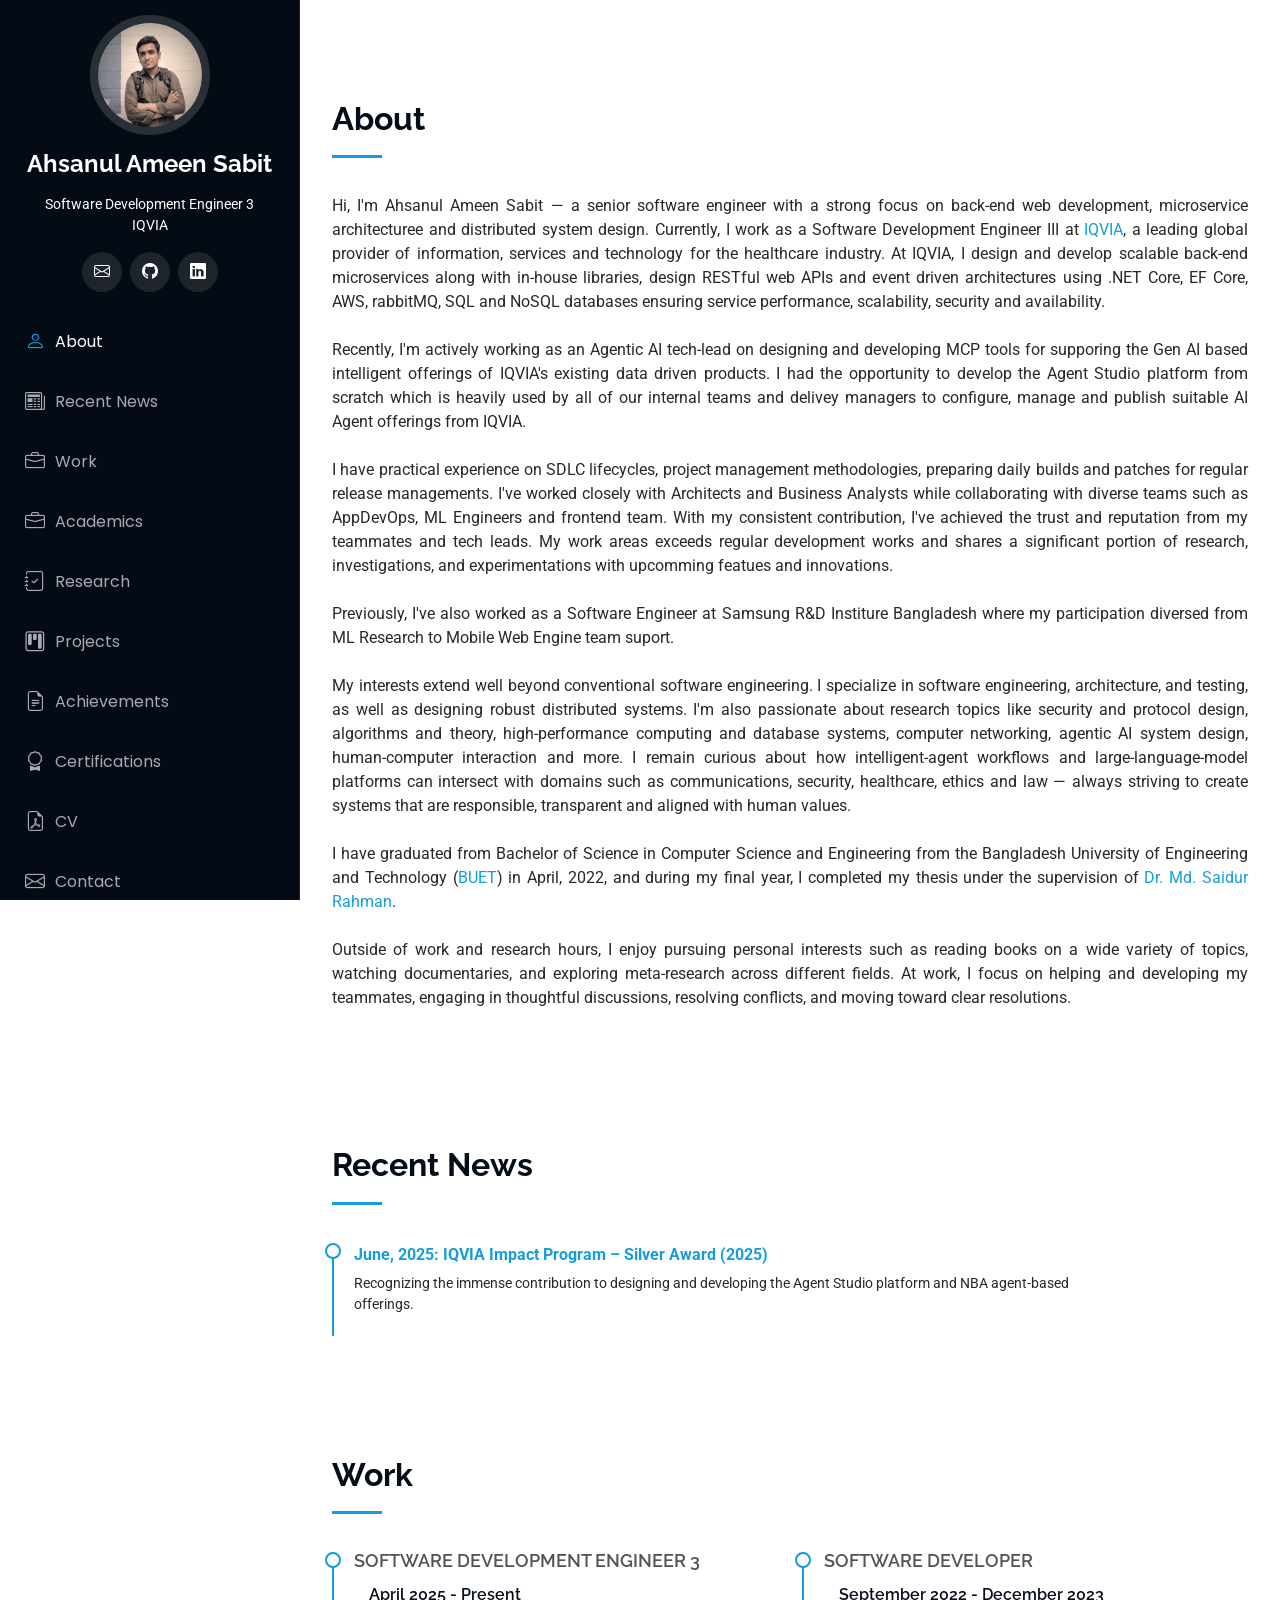
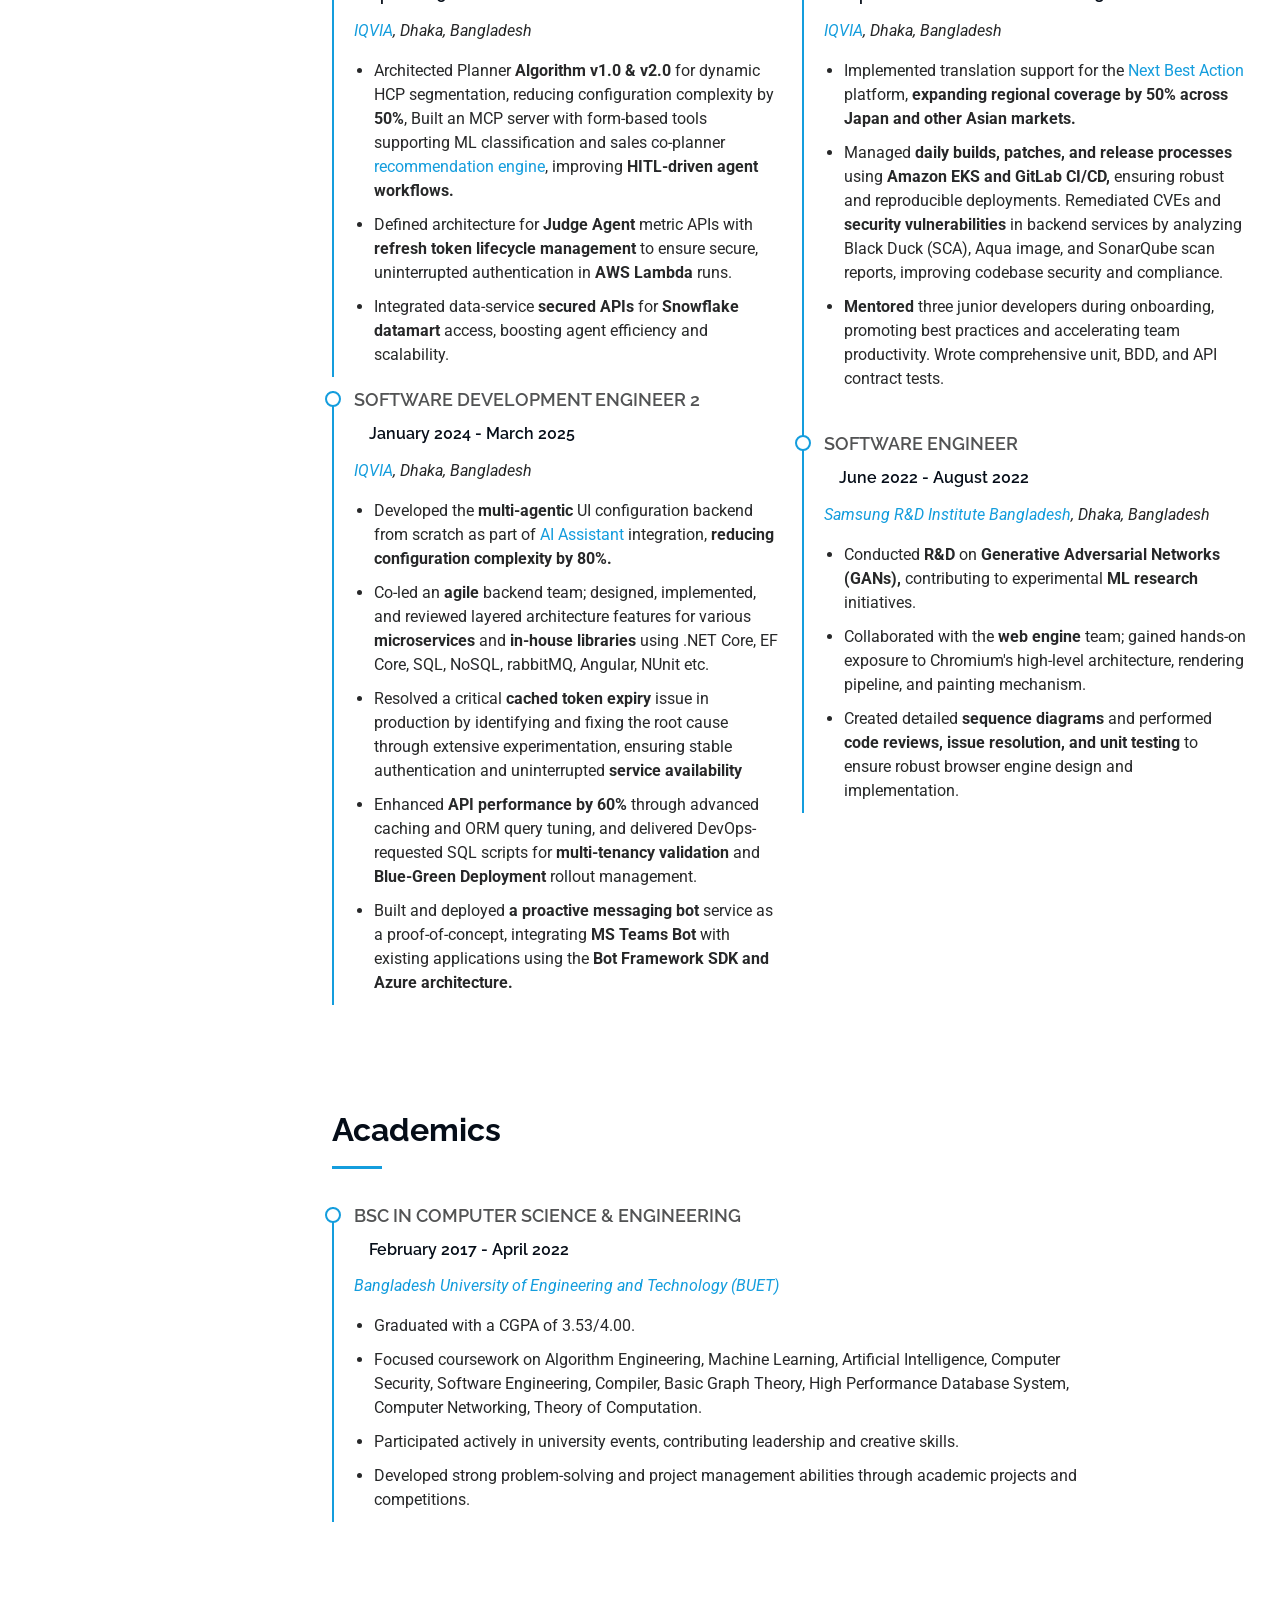
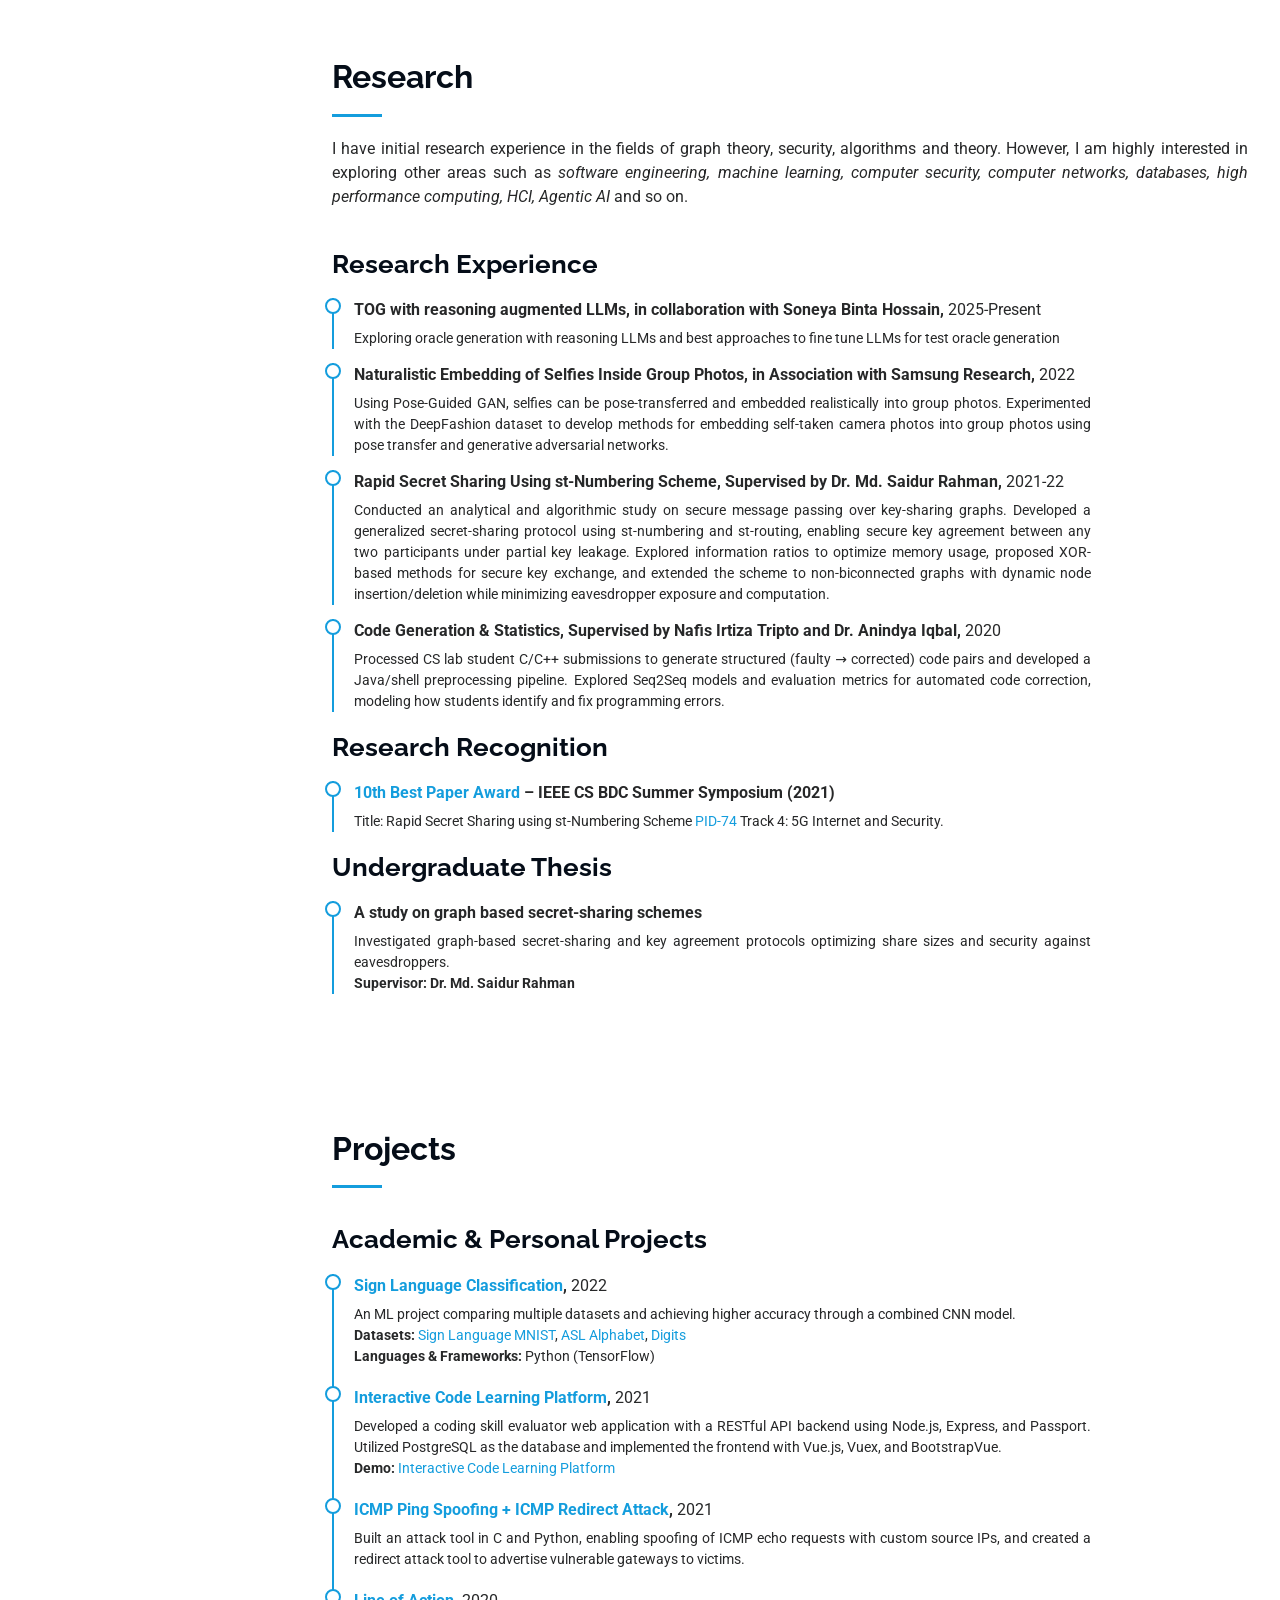
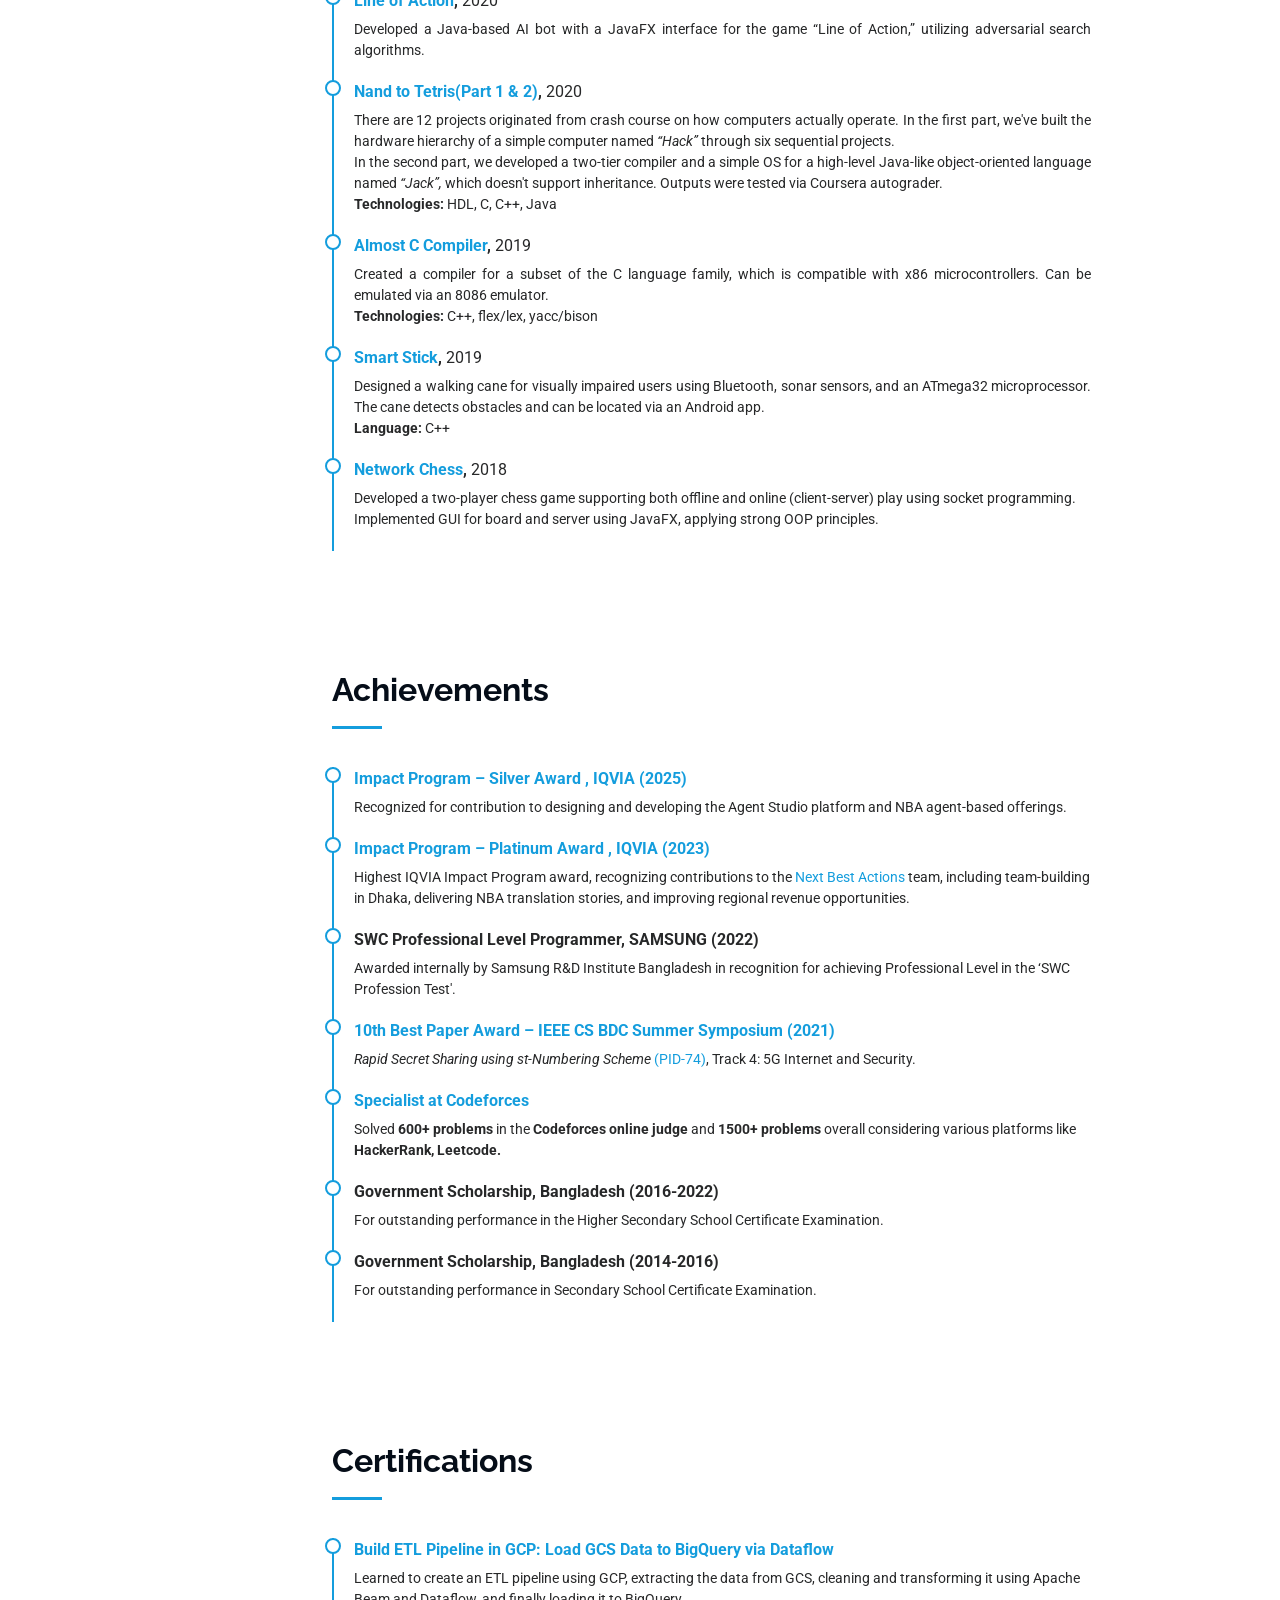
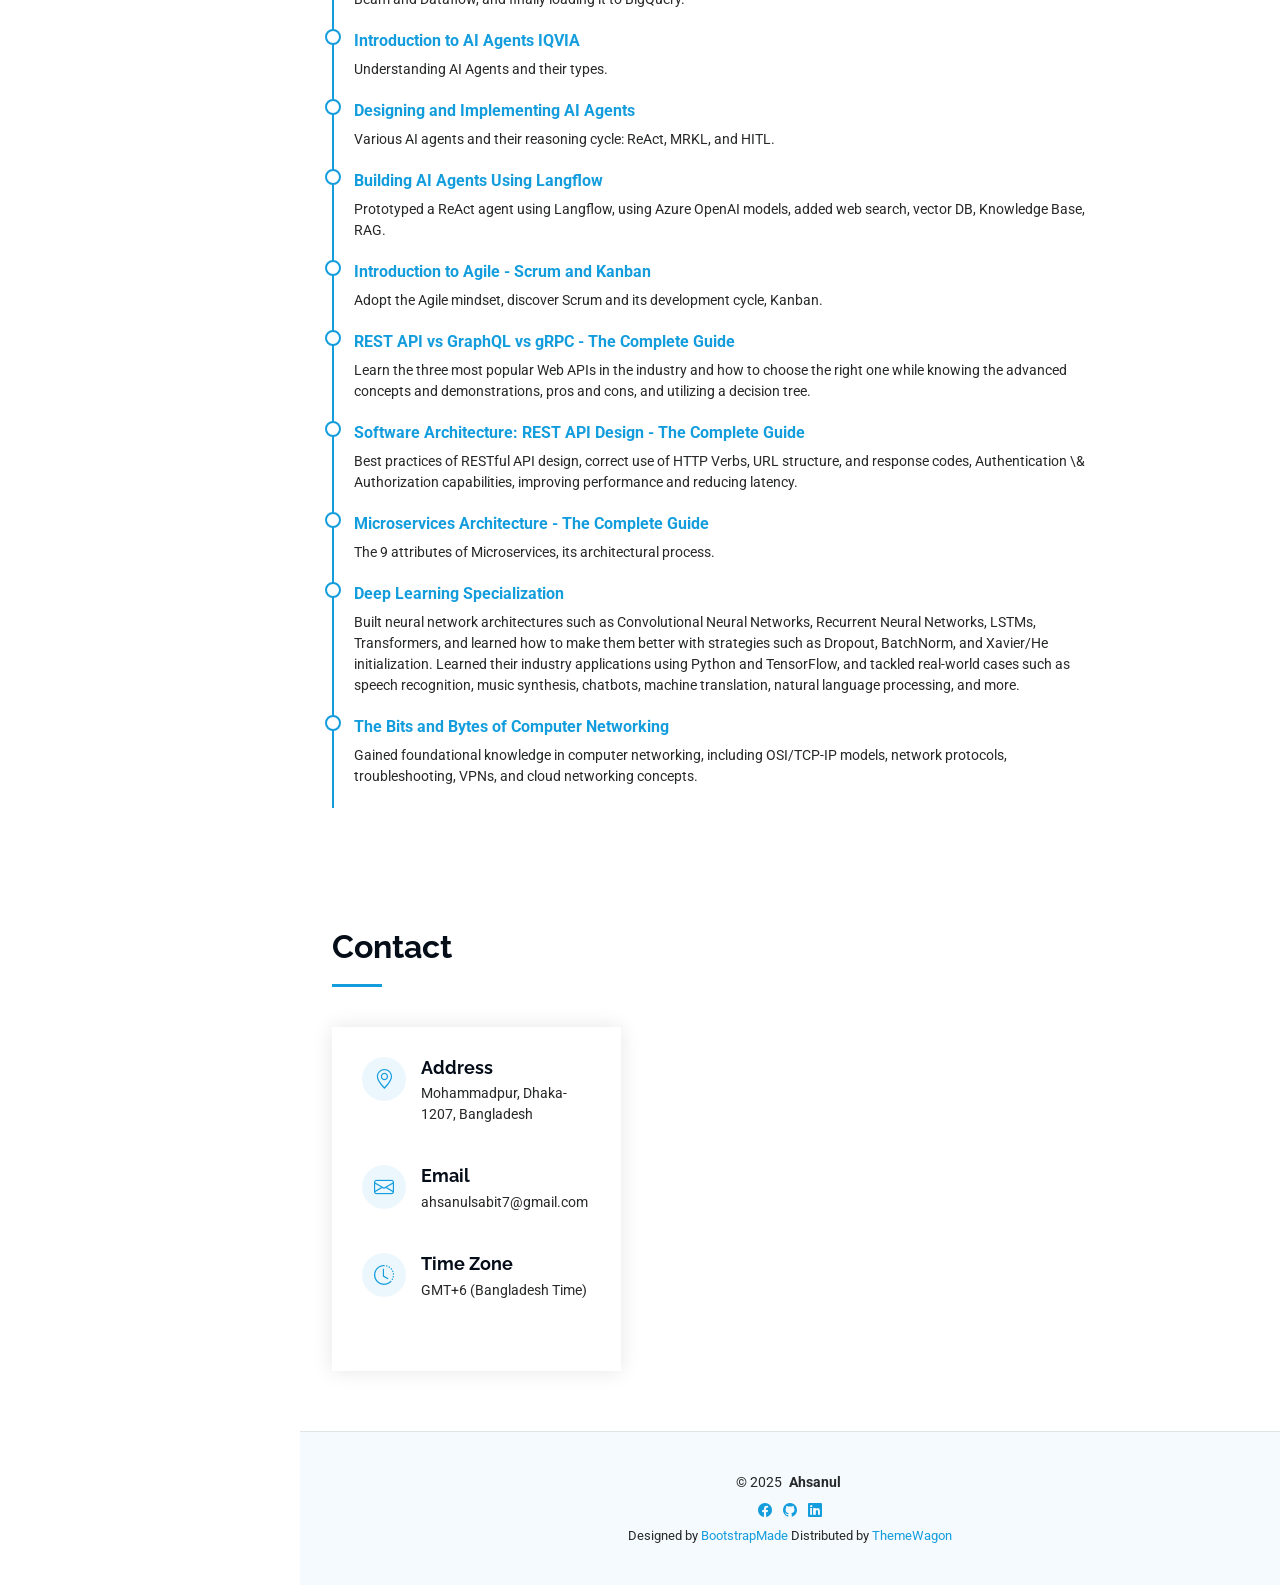
<file: index.html>
<!DOCTYPE html>
<html lang="en">

<head>
  <meta charset="utf-8">
  <meta content="width=device-width, initial-scale=1.0" name="viewport">
  <title>Ahsanul Ameen Sabit</title>
  <meta content="" name="description">
  <meta content="" name="keywords">

  <!-- Favicons -->
  <link href="assets/img/web-logo-A.png" rel="icon">
  <link href="assets/img/web-logo-A.png" rel="apple-touch-icon">

  <!-- Fonts -->
  <link href="https://fonts.googleapis.com" rel="preconnect">
  <link href="https://fonts.gstatic.com" rel="preconnect" crossorigin>
  <link
    href="https://fonts.googleapis.com/css2?family=Roboto:ital,wght@0,100;0,300;0,400;0,500;0,700;0,900;1,100;1,300;1,400;1,500;1,700;1,900&family=Poppins:ital,wght@0,100;0,200;0,300;0,400;0,500;0,600;0,700;0,800;0,900;1,100;1,200;1,300;1,400;1,500;1,600;1,700;1,800;1,900&family=Raleway:ital,wght@0,100;0,200;0,300;0,400;0,500;0,600;0,700;0,800;0,900;1,100;1,200;1,300;1,400;1,500;1,600;1,700;1,800;1,900&display=swap"
    rel="stylesheet">

  <!-- Vendor CSS Files -->
  <link href="assets/vendor/bootstrap/css/bootstrap.min.css" rel="stylesheet">
  <link href="assets/vendor/bootstrap-icons/bootstrap-icons.css" rel="stylesheet">
  <link href="assets/vendor/aos/aos.css" rel="stylesheet">
  <link href="assets/vendor/glightbox/css/glightbox.min.css" rel="stylesheet">
  <link href="assets/vendor/swiper/swiper-bundle.min.css" rel="stylesheet">

  <!-- Main CSS File -->
  <link href="assets/css/main.css" rel="stylesheet">

  <!-- =======================================================
  * Template Name: iPortfolio
  * Template URL: https://bootstrapmade.com/iportfolio-bootstrap-portfolio-websites-template/
  * Updated: Jun 29 2024 with Bootstrap v5.3.3
  * Author: BootstrapMade.com
  * License: https://bootstrapmade.com/license/
  ======================================================== -->
</head>

<body class="index-page">

  <header id="header" class="header dark-background d-flex flex-column">
    <i class="header-toggle d-xl-none bi bi-list"></i>

    <div class="profile-img">
      <img src="assets/img/ahsan.png" alt="" class="img-fluid rounded-circle">
    </div>

    <a href="index.html" class="logo d-flex align-items-center justify-content-center">
      <!-- Uncomment the line below if you also wish to use an image logo -->
      <h1 class="sitename">Ahsanul Ameen Sabit</h1>
    </a>

    <p style="text-align: center; font-size: 14px;">
      Software Development Engineer 3
      <br>IQVIA
    </p>

    <div class="social-links text-center">
      <a href="mailto:ahsanulsabit7@gmail.com?subject=Inquiry%20from%20Website&body=Hello%20Ahsanul%2C%0A%0AI%20would%20like%20to%20connect%20with%20you%20regarding..."
        class="email" title="Email: ahsanulsabit7@gmail.com">
        <i class="bi bi-envelope"></i>
      </a>

      <a href="https://github.com/Ahsanul-Ameen" class="github" title="GitHub: Ahsanul Ameen Sabit">
        <i class="bi bi-github"></i>
      </a>

      <!-- <a href="https://scholar.google.com/citations?user=iDGVVQkAAAAJ&hl=en" class="google-scholar" title="Google Scholar: Ahsanul Ameen Sabit">
        <i class="bi bi-mortarboard"></i>
      </a> -->

      <a href="https://www.linkedin.com/in/ahsanulameensabit/" class="linkedin" title="LinkedIn: Ahsanul Ameen Sabit">
        <i class="bi bi-linkedin"></i>
      </a>
    </div>



    <nav id="navmenu" class="navmenu">
      <ul>
        <!-- <li><a href="#home" class="active"><i class="bi bi-house navicon"></i>Home</a></li> -->
        <li><a href="#about"><i class="bi bi-person navicon"></i> About</a></li>
        <li><a href="#recent-news"><i class="bi bi-newspaper navicon"></i> Recent News</a></li>
        <li><a href="#work"><i class="bi bi-briefcase navicon"></i>Work</a></li>
        <li><a href="#academics"><i class="bi bi-briefcase navicon"></i>Academics</a></li>
        <li><a href="#research"><i class="bi bi-journal-check navicon"></i>Research</a></li>
        <li><a href="#projects"><i class="bi bi-kanban navicon"></i>Projects</a></li>
        <li><a href="#achievements"><i class="bi bi-file-earmark-text navicon"></i>Achievements</a></li>
        <li><a href="#certifications"><i class="bi bi-award navicon"></i>Certifications</a></li>
        <li>
          <a href="files/Ahsanul_Ameen_Sabit_CV.pdf" target="_blank" rel="noopener noreferrer">
            <i class="bi bi-file-earmark-pdf navicon"></i>CV
          </a>
        </li>
        <li><a href="#contact"><i class="bi bi-envelope navicon"></i> Contact</a></li>
      </ul>
    </nav>

  </header>

  <main class="main">



    <!-- About Section -->
    <section id="about" class="about section"
      style="padding-left:20px !important; padding-right:20px; padding-top: 100px; padding-bottom: 0px;">

      <!-- Section Title -->
      <div class="container section-title" data-aos="fade-up">
        <h2>About</h2>

        <p class="py-3" style="text-align: justify;">
          Hi, I'm Ahsanul Ameen Sabit — a senior software engineer with a strong focus on back-end web development, microservice architecturee and distributed system design. Currently,
          I work as a Software Development Engineer III
          at <a href="https://www.iqvia.com/">IQVIA</a>, a leading global provider of information, services and technology for the healthcare industry.
          At IQVIA, I design and develop scalable back-end microservices along with in-house libraries, design RESTful web APIs and event driven architectures using .NET Core, EF Core, AWS, rabbitMQ, SQL and NoSQL databases ensuring service performance, scalability, security and availability.
          <br><br>
          Recently, I'm actively working as an Agentic AI tech-lead on designing and developing MCP tools for supporing the Gen AI based intelligent offerings of IQVIA's existing data driven products.
          I had the opportunity to develop the Agent Studio platform from scratch which is heavily used by all of our internal teams and delivey managers to configure, manage and publish suitable AI Agent offerings from IQVIA.
          <br><br>
          I have practical experience on SDLC lifecycles, project management methodologies, preparing daily builds and patches for regular release managements.
          I've worked closely with Architects and Business Analysts while collaborating with diverse teams such as AppDevOps, ML Engineers and frontend team.
          With my consistent contribution, I've achieved the trust and reputation from my teammates and tech leads. My work areas exceeds regular development works and shares a significant portion of research, investigations, and experimentations with upcomming featues and innovations.
          <br><br>
          Previously, I've also worked as a Software Engineer at Samsung R&D Institure Bangladesh where my participation diversed from ML Research to Mobile Web Engine team suport.
          <br><br>
          My interests extend well beyond conventional software engineering. I specialize in software engineering, architecture, and testing, as well as designing robust distributed systems. I'm also passionate about research topics like security and protocol design, algorithms and theory, high‑performance computing and database systems, computer networking, agentic AI system design, human‑computer interaction and more. I remain curious about how intelligent‑agent workflows and large‑language‑model platforms can intersect with domains such as communications, security, healthcare, ethics and law — always striving to create systems that are responsible, transparent and aligned with human values.
          <br><br>
          I have graduated from Bachelor of Science in Computer Science and Engineering from
          the Bangladesh University of Engineering and Technology (<a href="https://www.buet.ac.bd/web/#/">BUET</a>) in
          April, 2022, and during my final year, I completed my thesis under the supervision of <a
            href="https://saidurrahman.buet.ac.bd/">Dr. Md. Saidur Rahman</a>.
          <br><br>
          Outside of work and research hours, I enjoy pursuing personal interests such as reading books on a wide variety of topics, watching documentaries, and exploring meta‑research across different fields. At work, I focus on helping and developing my teammates, engaging in thoughtful discussions, resolving conflicts, and moving toward clear resolutions.
        </p>

      </div>

    </section>
    <!-- /About Section -->


    <!-- Recent News -->
    <section id="recent-news" class="resume section" style="padding-left: 20px; padding-right: 20px;">

      <!-- Section Title -->
      <div class="container section-title" data-aos="fade-up">
        <h2>Recent News</h2>
      </div><!-- End Section Title -->

      <div class="container" style="margin-top: -40px; ">

        <div class="row">

          <div class="col-lg-10" data-aos="fade-up" data-aos-delay="100">
            <div class="resume-item" style="padding-bottom: 5px !important;">
              <p>
                <a href=""><b>June, 2025: IQVIA Impact Program – Silver Award (2025)</b></a>

              <p style="font-size: 14px; margin-top: -10px;">
                Recognizing the immense contribution to designing and developing the Agent Studio platform and NBA
                agent-based offerings.
              </p>
              </p>
            </div>
          </div>
        </div>
      </div>

    </section>
    <!-- Recent News Section-->

    <!-- Work Section -->
    <section id="work" class="resume section" style="padding-left: 20px; padding-right: 20px; padding-bottom: 30px;">

      <!-- Section Title -->
      <div class="container section-title" data-aos="fade-up">
        <h2>Work</h2>
      </div><!-- End Section Title -->

      <div class="container" style="margin-top: -40px; ">

        <div class="row">

          <div class="col-lg-6" data-aos="fade-up" data-aos-delay="100">
            <div class="resume-item pb-0">
              <h4>Software Development Engineer 3</h4>
              <h5>April 2025 - Present</h5>
              <p><em><a href="https://www.iqvia.com/">IQVIA</a>, Dhaka, Bangladesh </em></p>
              <ul>
                <li>Architected Planner <b>Algorithm v1.0 & v2.0</b> for dynamic HCP segmentation, reducing
                  configuration complexity by <b>50%</b>, Built an MCP server with form-based tools supporting ML
                  classification and sales co-planner <a
                    href="https://www.iqvia.com/solutions/commercialization/commercial-analytics-and-consulting/orchestrated-analytics/next-best">recommendation
                    engine</a>, improving <b>HITL-driven agent workflows.</b></li>
                <li>Defined architecture for <b>Judge Agent</b> metric APIs with <b>refresh token lifecycle
                    management</b> to ensure secure, uninterrupted authentication in <b>AWS Lambda</b> runs.</li>
                <li>Integrated data-service <b>secured APIs</b> for <b>Snowflake datamart</b> access, boosting agent
                  efficiency and scalability.</li>
              </ul>
            </div><!-- Edn Resume Item -->
            <div class="resume-item pb-0">
              <h4>Software Development Engineer 2</h4>
              <h5>January 2024 - March 2025</h5>
              <p><em><a href="https://www.iqvia.com/">IQVIA</a>, Dhaka, Bangladesh </em></p>
              <ul>
                <li>Developed the <b>multi-agentic</b> UI configuration backend from scratch as part of <a
                    href="https://www.iqvia.com/solutions/innovative-models/artificial-intelligence-and-machine-learning/iqvia-ai-assistant">AI
                    Assistant</a> integration, <b>reducing configuration complexity by 80%.</b></li>
                <li>Co-led an <b>agile</b> backend team; designed, implemented, and reviewed layered architecture
                  features for various <b>microservices</b> and <b>in-house libraries</b> using .NET Core, EF Core, SQL,
                  NoSQL, rabbitMQ, Angular, NUnit etc.</li>
                <li>Resolved a critical <b>cached token expiry</b> issue in production by identifying and fixing the
                  root cause through extensive experimentation, ensuring stable authentication and uninterrupted
                  <b>service availability</b></li>
                <li> Enhanced <b>API performance by 60%</b> through advanced caching and ORM query tuning, and delivered
                  DevOps-requested SQL scripts for <b>multi-tenancy validation</b> and <b>Blue-Green Deployment</b>
                  rollout management.</li>
                <li>Built and deployed <b>a proactive messaging bot</b> service as a proof-of-concept, integrating <b>MS
                    Teams Bot</b> with existing applications using the <b>Bot Framework SDK and Azure architecture.</b>
                </li>
              </ul>
            </div><!-- Edn Resume Item -->
          </div>

          <div class="col-lg-6" data-aos="fade-up" data-aos-delay="200">
            <div class="resume-item">
              <h4>Software Developer</h4>
              <h5>September 2022 - December 2023</h5>
              <p><em><a href="https://www.iqvia.com/">IQVIA</a>, Dhaka, Bangladesh </em></p>
              <ul>
                <li>Implemented translation support for the <a
                    href="https://www.iqvia.com/library/fact-sheets/iqvia-next-best-action">Next Best Action</a>
                  platform, <b>expanding regional coverage by 50% across Japan and other Asian markets.</b></li>
                <li>Managed <b>daily builds, patches, and release processes</b> using <b>Amazon EKS and GitLab
                    CI/CD,</b> ensuring robust and reproducible deployments. Remediated CVEs and <b>security
                    vulnerabilities</b> in backend services by analyzing Black
                  Duck (SCA), Aqua image, and SonarQube scan reports, improving codebase security and compliance.</li>
                <li><b>Mentored</b> three junior developers during onboarding, promoting best practices and accelerating
                  team productivity. Wrote comprehensive unit, BDD, and API contract tests.</li>
              </ul>
            </div>
            <!-- Edn Resume Item -->
            <div class="resume-item pb-0">
              <h4>Software Engineer</h4>
              <h5>June 2022 - August 2022</h5>
              <p><em><a href="https://research.samsung.com/srbd">Samsung R&#38D Institute Bangladesh</a>, Dhaka,
                  Bangladesh </em></p>
              <ul>
                <li>Conducted <b>R&#38D</b> on <b>Generative Adversarial Networks (GANs),</b> contributing to
                  experimental <b>ML research</b> initiatives.</li>
                <li>Collaborated with the <b>web engine</b> team; gained hands-on exposure to Chromium's high-level
                  architecture, rendering pipeline, and painting mechanism.</li>
                <li>Created detailed <b>sequence diagrams</b> and performed <b>code reviews, issue resolution, and unit
                    testing</b> to ensure
                  robust browser engine design and implementation.</li>
              </ul>
            </div>
          </div>

        </div>

      </div>

    </section>
    <!-- Work Section -->


    <!-- Academics section -->
    <section id="academics" class="resume section" style="padding-left: 20px; padding-right: 20px;">

      <!-- Section Title -->
      <div class="container section-title" data-aos="fade-up">
        <h2>Academics</h2>
      </div><!-- End Section Title -->

      <div class="container" style="margin-top: -40px; ">

        <div class="row">

          <div class="col-lg-10" data-aos="fade-up" data-aos-delay="100">
            <div class="resume-item">
              <h4>BSc in Computer Science & Engineering</h4>
              <h5>February 2017 - April 2022</h5>
              <p><em><a href="https://www.buet.ac.bd/web/#/">Bangladesh University of Engineering and Technology
                    (BUET)</a></em></p>
              <ul>
                <li>Graduated with a CGPA of 3.53/4.00.</li>
                <li>Focused coursework on Algorithm Engineering, Machine Learning, Artificial Intelligence, Computer
                  Security, Software Engineering, Compiler, Basic Graph Theory, High Performance Database System, Computer Networking, Theory of Computation.</li>
                <li>Participated actively in university events, contributing leadership and creative skills.</li>
                <li>Developed strong problem-solving and project management abilities through academic projects and
                  competitions.</li>
              </ul>
            </div>
          </div>
        </div>
      </div>

    </section>
    <!-- Academics Section-->



    <!-- Research Section -->
    <section id="research" class="resume section" style="padding-left: 20px; padding-right: 20px;">

      <!-- Section Title -->
      <div class="container section-title" data-aos="fade-up">
        <h2>Research</h2>
        <p style="text-align: justify;">
          I have initial research experience in the ﬁelds of graph theory, security, algorithms and theory. However, I
          am highly interested in exploring other areas such as <i>software engineering, machine learning, computer
            security, computer networks, databases, high performance computing, HCI, Agentic AI</i> and so on.
        </p>
      </div><!-- End Section Title -->

      <div class="container" style="margin-top: -40px; ">

        <div class="row">

          <div class="col-lg-10" data-aos="fade-up" data-aos-delay="100">
            <h3 class="resume-title">Research Experience</h3>
             
            <div class="resume-item pb-0">
              <p>
                <b>TOG with reasoning augmented LLMs, in collaboration with Soneya Binta Hossain,</b> 2025-Present
              </p>
              <p style="font-size: 14px; margin-top: -10px; text-align: justify;">
                Exploring oracle generation with reasoning LLMs and best approaches to fine tune LLMs for test oracle generation
              </p>
            </div>

            <div class="resume-item pb-0">
              <p>
                <b>Naturalistic Embedding of Selfies Inside Group Photos, in Association with Samsung Research,</b> 2022
              <p style="font-size: 14px; margin-top: -10px; text-align: justify;">
                Using Pose-Guided GAN, selfies can be pose-transferred and embedded realistically into group photos.
                Experimented with the DeepFashion dataset to develop methods for embedding self-taken camera photos into
                group photos using pose transfer and generative adversarial networks.
              </p>
              </p>
            </div>

            <div class="resume-item pb-0">
              <p>
                <b>Rapid Secret Sharing Using st-Numbering Scheme, Supervised by Dr. Md. Saidur Rahman,</b> 2021-22
              <p style="font-size: 14px; margin-top: -10px; text-align: justify;">
                Conducted an analytical and algorithmic study on secure message passing over key-sharing graphs.
                Developed a generalized secret-sharing protocol using st-numbering and st-routing, enabling secure key
                agreement between any two participants under partial key leakage. Explored information ratios to
                optimize memory usage, proposed XOR-based methods for secure key exchange, and extended the scheme to
                non-biconnected graphs with dynamic node insertion/deletion while minimizing eavesdropper exposure and
                computation.
              </p>
              </p>
            </div>

            <div class="resume-item pb-0">
              <p>
                <b>Code Generation & Statistics, Supervised by Nafis Irtiza Tripto and Dr. Anindya Iqbal,</b> 2020
              <p style="font-size: 14px; margin-top: -10px; text-align: justify;">
                Processed CS lab student C/C++ submissions to generate structured (faulty → corrected) code pairs and
                developed a Java/shell preprocessing pipeline. Explored Seq2Seq models and evaluation metrics for
                automated code correction, modeling how students identify and fix programming errors.
              </p>
              </p>
            </div>


            <h3 class="resume-title">Research Recognition</h3>
            <div class="resume-item pb-0">
              <p>
                <b><a href="https://site.ieee.org/bangladesh-cs/ss2021/">10th Best Paper Award</a> – IEEE CS BDC Summer
                  Symposium (2021)</b>
              <p style="font-size: 14px; margin-top: -10px; text-align: justify;">
                Title: Rapid Secret Sharing using st-Numbering Scheme
                <a
                  href="https://site.ieee.org/bangladesh-cs/files/2021/06/Final_Schedule-of-IEEEBDC_Summer_Symposium_4-5_Jun_2021_with_Session_Chair.pdf">PID-74</a>
                Track 4: 5G Internet and Security.
              </p>
              </p>
            </div>

            <h3 class="resume-title">Undergraduate Thesis</h3>
            <div class="resume-item pb-0">
              <p>
                <b>A study on graph based secret-sharing schemes</b>
              <p style="font-size: 14px; margin-top: -10px; text-align: justify;">
                Investigated graph-based secret-sharing and key agreement protocols optimizing share sizes and security
                against eavesdroppers.
                <br>
                <b>Supervisor:</b>
                <a href="https://saidurrahman.buet.ac.bd/" style="color: inherit; text-decoration: none;">
                  <b>Dr. Md. Saidur Rahman</b>
                </a>
              </p>
              </p>
            </div>

          </div>

        </div>

      </div>

    </section>
    <!-- /Research Section -->


    <!-- Projects Section -->
    <section id="projects" class="resume section" style="padding-left: 20px; padding-right: 20px;">
      <!-- Section Title -->
      <div class="container section-title" data-aos="fade-up">
        <h2>Projects</h2>
      </div><!-- End Section Title -->

      <div class="container" style="margin-top: -80px; ">

        <div class="row">

          <div class="col-lg-10 mt-5 mt-md-4 mt-lg-3 academic-projects" data-aos="fade-up" data-aos-delay="100">
            <h3 class="resume-title">Academic &#38 Personal Projects</h3>

            <div class="resume-item" style="padding-bottom: 5px;">
              <p>
                <b><a href="https://drive.google.com/drive/folders/1aafNUEvvLvBIcMGIne4JLytwqk2hnhLC?usp=sharing">Sign
                    Language Classification</a>, </b>2022
              <p style="font-size: 14px; margin-top: -10px; text-align: justify;">
                An ML project comparing multiple datasets and achieving higher accuracy through a combined CNN model.
                <br>
                <b>Datasets:</b> <a href="https://www.kaggle.com/datamunge/sign-language-mnist">Sign Language MNIST</a>,
                <a href="https://www.kaggle.com/grassknoted/asl-alphabet">ASL Alphabet</a>, <a
                  href="https://www.kaggle.com/ardamavi/sign-language-digits-dataset">Digits</a>
                <br>
                <b>Languages &#38 Frameworks:</b> Python (TensorFlow)
              </p>
              </p>
            </div>
            <div class="resume-item" style="padding-bottom: 5px;">
              <p>
                <b><a href="https://iclp-sms.netlify.app/">Interactive Code Learning Platform</a>, </b> 2021
              <p style="font-size: 14px; margin-top: -10px; text-align: justify;">
                Developed a coding skill evaluator web application with a RESTful API backend using Node.js, Express,
                and Passport. Utilized PostgreSQL as the database and implemented the frontend with Vue.js, Vuex, and
                BootstrapVue.
                <br>
                <b>Demo:</b> <a href="https://youtu.be/tkpQRuiJCgg?si=HcSS4k67lgedEZjQ">Interactive Code Learning
                  Platform</a>
              </p>
              </p>
            </div>
            <div class="resume-item" style="padding-bottom: 5px;">
              <p>
                <b><a href="https://github.com/Ahsanul-Ameen/CSE_406_Lab_Project">ICMP Ping Spoofing + ICMP Redirect
                    Attack</a>, </b> 2021
              <p style="font-size: 14px; margin-top: -10px; text-align: justify;">
                Built an attack tool in C and Python, enabling spoofing of ICMP echo requests with custom source IPs,
                and created a redirect attack tool to advertise vulnerable gateways to victims.
              </p>
              </p>
            </div>
            <div class="resume-item" style="padding-bottom: 5px;">
              <p>
                <b><a href="https://github.com/Ahsanul-Ameen/Line_of_Action">Line of Action</a>,</b> 2020
              <p style="font-size: 14px; margin-top: -10px; text-align: justify;">
                Developed a Java-based AI bot with a JavaFX interface for the game “Line of Action,” utilizing
                adversarial search algorithms.
              </p>
              </p>
            </div>
            <div class="resume-item" style="padding-bottom: 5px;">
              <p>
                <b><a href="https://github.com/Ahsanul-Ameen/nand2tetris">Nand to Tetris(Part 1 &#38 2)</a>,</b> 2020
              <p style="font-size: 14px; margin-top: -10px; text-align: justify;">
                There are 12 projects originated from <a \href="https://www.nand2tetris.org/">crash course</a> on how
                computers actually operate. In the first part, we've built the hardware hierarchy of a simple computer
                named <i>“Hack”</i> through six sequential projects.
                <br>
                In the second part, we developed a two-tier compiler and a simple OS for a high-level Java-like
                object-oriented language named <i>“Jack”,</i> which doesn't support inheritance. Outputs were tested via
                Coursera autograder.
                <br>
                <b>Technologies:</b> HDL, C, C++, Java
              </p>
              </p>
            </div>
            <div class="resume-item" style="padding-bottom: 5px;">
              <p>
                <b><a href="https://github.com/Ahsanul-Ameen/Almost-C---Compiler">Almost C Compiler</a>,</b> 2019
              <p style="font-size: 14px; margin-top: -10px; text-align: justify;">
                Created a compiler for a subset of the C language family, which is compatible with x86 microcontrollers.
                Can be emulated via an 8086 emulator.
                <br>
                <b>Technologies:</b> C++, flex/lex, yacc/bison
              </p>
              </p>
            </div>
            <div class="resume-item" style="padding-bottom: 5px;">
              <p>
                <b><a href="https://ahsanul-ameen.github.io/CSE-316-Project-Report/">Smart Stick</a>,</b> 2019
              <p style="font-size: 14px; margin-top: -10px; text-align: justify;">
                Designed a walking cane for visually impaired users using Bluetooth, sonar sensors, and an ATmega32
                microprocessor. The cane detects obstacles and can be located via an Android app.
                <br>
                <b>Language:</b> C++
              </p>
              </p>
            </div>
            <div class="resume-item" style="padding-bottom: 5px;">
              <p>
                <b><a href="https://github.com/Ahsanul-Ameen/Network-Chess-using-JavaFX">Network Chess</a>,</b> 2018
              <p style="font-size: 14px; margin-top: -10px; text-align: justify;">
                Developed a two-player chess game supporting both offline and online (client-server) play using socket
                programming.
                <br>
                Implemented GUI for board and server using JavaFX, applying strong OOP principles.
              </p>
              </p>
            </div>

          </div>

        </div>

      </div>


    </section>
    <!-- /Projects Section -->


    <!-- Achievements Section -->
    <section id="achievements" class="resume section" style="padding-left: 20px; padding-right: 20px;">
      <!-- Section Title -->
      <div class="container section-title" data-aos="fade-up">
        <h2>Achievements</h2>
      </div><!-- End Section Title -->

      <div class="container" style="margin-top: -40px; ">

        <div class="row">

          <div class="col-lg-10" data-aos="fade-up" data-aos-delay="100">

            <div class="resume-item" style="padding-bottom: 5px;">
              <p>
                <b><a href="https://drive.google.com/file/d/1e6digKBFg6PfvqyIqW3bhoomubm4uS5Y/view">Impact Program –
                    Silver Award , IQVIA (2025)</a></b>
              <p style="font-size: 14px; margin-top: -10px;">
                Recognized for contribution to designing and developing the Agent Studio platform and NBA agent-based
                offerings.
              </p>
              </p>
            </div>
            <div class="resume-item" style="padding-bottom: 5px;">
              <p>
                <b><a href="https://drive.google.com/file/d/1JWIqtxibVlqCcvuYlhdN-I-1rkPDrJy6/view">Impact Program –
                    Platinum Award , IQVIA (2023)</a></b>
              <p style="font-size: 14px; margin-top: -10px;">
                Highest IQVIA Impact Program award, recognizing contributions to the
                <a
                  href="https://www.iqvia.com/solutions/technologies/performance-management-and-insights/orchestrated-analytics/next-best">Next
                  Best Actions</a> team, including team-building in Dhaka, delivering NBA translation stories, and
                improving regional revenue opportunities.
              </p>
              </p>
            </div>
            <div class="resume-item" style="padding-bottom: 5px;">
              <p>
                <b>SWC Professional Level Programmer, SAMSUNG (2022)</b>
              <p style="font-size: 14px; margin-top: -10px;">
                Awarded internally by Samsung R&D Institute Bangladesh in recognition for achieving Professional Level
                in the ‘SWC Profession Test'.
              </p>
              </p>
            </div>
            <div class="resume-item" style="padding-bottom: 5px;">
              <p>
                <b><a href="https://site.ieee.org/bangladesh-cs/ss2021/">10th Best Paper Award – IEEE CS BDC Summer
                    Symposium (2021)</a></b>
              <p style="font-size: 14px; margin-top: -10px;">
                <i>Rapid Secret Sharing using st-Numbering Scheme</i> <a
                  href="https://site.ieee.org/bangladesh-cs/files/2021/06/Final_Schedule-of-IEEEBDC_Summer_Symposium_4-5_Jun_2021_with_Session_Chair.pdf">(PID-74)</a>,
                Track 4: 5G Internet and Security.
              </p>
              </p>
            </div>
            <div class="resume-item" style="padding-bottom: 5px;">
              <p>
                <b><a href="https://codeforces.com/profile/ahsanul_ameen">Specialist at Codeforces</a></b>
              <p style="font-size: 14px; margin-top: -10px;">
                Solved <b>600+ problems</b> in the <b>Codeforces online judge</b> and <b>1500+ problems</b> overall
                considering various platforms like <b>HackerRank, Leetcode.</b>
              </p>
              </p>
            </div>
            <div class="resume-item" style="padding-bottom: 5px;">
              <p>
                <b>Government Scholarship, Bangladesh (2016-2022)</b>
              <p style="font-size: 14px; margin-top: -10px;">
                For outstanding performance in the Higher Secondary School Certificate Examination.
              </p>
              </p>
            </div>
            <div class="resume-item" style="padding-bottom: 5px;">
              <p>
                <b>Government Scholarship, Bangladesh (2014-2016)</b>
              <p style="font-size: 14px; margin-top: -10px;">
                For outstanding performance in Secondary School Certificate Examination.
              </p>
            </div>
          </div>

        </div>

      </div>


    </section>
    <!-- /Achievements Section -->

    <!-- Certifications Section -->
    <section id="certifications" class="resume section" style="padding-left: 20px; padding-right: 20px;">
      <!-- Section Title -->
      <div class="container section-title" data-aos="fade-up">
        <h2>Certifications</h2>
      </div><!-- End Section Title -->

      <div class="container" style="margin-top: -40px; ">

        <div class="row">

          <div class="col-lg-10" data-aos="fade-up" data-aos-delay="100">

            <div class="resume-item" style="padding-bottom: 5px;">
              <p>
                <b><a href="https://www.educative.io/verify-certificate/8XvjopXM4rxFQX1BjqDz3GTEwmjZwn50VIg">Build ETL
                    Pipeline in GCP: Load GCS Data to BigQuery via Dataflow</a></b>
              <p style="font-size: 14px; margin-top: -10px;">
                Learned to create an ETL pipeline using GCP, extracting the data from GCS, cleaning and transforming it
                using Apache Beam and Dataflow, and finally loading it to BigQuery.
              </p>
            </div>
            <div class="resume-item" style="padding-bottom: 5px;">
              <p>
                <b><a href="https://training.datasociety.com/c/fiYmbs9JRwGX47TduhPOdQ">Introduction to AI Agents
                    IQVIA</a></b>
              <p style="font-size: 14px; margin-top: -10px;">
                Understanding AI Agents and their types.
              </p>
              </p>
            </div>
            <div class="resume-item" style="padding-bottom: 5px;">
              <p>
                <b><a href="https://training.datasociety.com/c/97IgmR2cSgWf5G_ao3CwaA">Designing and Implementing AI
                    Agents</a></b>
              <p style="font-size: 14px; margin-top: -10px;">
                Various AI agents and their reasoning cycle: ReAct, MRKL, and HITL.
              </p>
              </p>
            </div>
            <div class="resume-item" style="padding-bottom: 5px;">
              <p>
                <b><a href="https://training.datasociety.com/c/LQ4_rOF4QZyRv2_sqxGdEw">Building AI Agents Using
                    Langflow</a></b>
              <p style="font-size: 14px; margin-top: -10px;">
                Prototyped a ReAct agent using Langflow, using Azure OpenAI models, added web search, vector DB,
                Knowledge Base, RAG.
              </p>
              </p>
            </div>
            <div class="resume-item" style="padding-bottom: 5px;">
              <p>
                <b><a href="https://www.udemy.com/certificate/UC-36607fa3-0d6d-4f19-824f-b295bd8e67cf/">Introduction to
                    Agile - Scrum and Kanban</a></b>
              <p style="font-size: 14px; margin-top: -10px;">
                Adopt the Agile mindset, discover Scrum and its development cycle, Kanban.
              </p>
              </p>
            </div>
            <div class="resume-item" style="padding-bottom: 5px;">
              <p>
                <b><a href="https://www.udemy.com/certificate/UC-3a9645c4-2f7a-421a-89f5-b38193a8fbf2/">REST API vs
                    GraphQL vs gRPC - The Complete Guide</a></b>
              <p style="font-size: 14px; margin-top: -10px;">
                Learn the three most popular Web APIs in the industry and how to choose the right one while knowing the
                advanced concepts and demonstrations, pros and cons, and utilizing a decision tree.
              </p>
              </p>
            </div>
            <div class="resume-item" style="padding-bottom: 5px;">
              <p>
                <b><a href="https://www.udemy.com/certificate/UC-8479478a-afa0-4403-857a-ec705a55bf0e/">Software
                    Architecture: REST API Design - The Complete Guide</a></b>
              <p style="font-size: 14px; margin-top: -10px;">
                Best practices of RESTful API design, correct use of HTTP Verbs, URL structure, and response codes,
                Authentication \& Authorization capabilities, improving performance and reducing latency.
              </p>
            </div>
            <div class="resume-item" style="padding-bottom: 5px;">
              <p>
                <b><a href="https://www.udemy.com/certificate/UC-4b6bf870-5bf0-4060-b787-b79ebab26fc5/">Microservices
                    Architecture - The Complete Guide</a></b>
              <p style="font-size: 14px; margin-top: -10px;">
                The 9 attributes of Microservices, its architectural process.
              </p>
            </div>
            <div class="resume-item" style="padding-bottom: 5px;">
              <p>
                <b><a
                    href="https://www.coursera.org/account/accomplishments/specialization/certificate/7QMTGZCTMDU8">Deep
                    Learning Specialization</a></b>
              <p style="font-size: 14px; margin-top: -10px;">
                Built neural network architectures such as Convolutional Neural Networks, Recurrent Neural Networks,
                LSTMs, Transformers, and learned how to make them better with strategies such as Dropout, BatchNorm, and
                Xavier/He initialization. Learned their industry applications using Python and TensorFlow, and tackled
                real-world cases such as speech recognition, music synthesis, chatbots, machine translation, natural
                language processing, and more.
              </p>
            </div>
            <div class="resume-item" style="padding-bottom: 5px;">
              <p>
                <b><a href="https://www.coursera.org/account/accomplishments/certificate/RUX2ELL526AT">The Bits and
                    Bytes of Computer Networking</a></b>
              <p style="font-size: 14px; margin-top: -10px;">
                Gained foundational knowledge in computer networking, including OSI/TCP-IP models, network protocols,
                troubleshooting, VPNs, and cloud networking concepts.
              </p>
            </div>
          </div>

        </div>

      </div>


    </section>
    <!-- /Certifications Section -->

    <!-- Career and Academics Section -->
    <!-- /Career and Academics Section -->




    <!-- Contact Section -->
    <section id="contact" class="contact section" style="padding-left:20px !important; padding-right:20px;">
      <!-- Section Title -->
      <div class="container section-title" data-aos="fade-up">
        <h2>Contact</h2>
      </div><!-- End Section Title -->

      <div class="container" data-aos="fade-up" data-aos-delay="100" style="margin-top: -40px; ">
        <div class="row align-items-start">
          <!-- Left Column -->
          <div class="col-md-4">
            <div class="info-wrap">
              <div class="info-item d-flex" data-aos="fade-up" data-aos-delay="200">
                <i class="bi bi-geo-alt flex-shrink-0"></i>
                <div>
                  <h3>Address</h3>
                  <p>Mohammadpur, Dhaka-1207, Bangladesh</p>
                </div>
              </div><!-- End Info Item -->

              <div class="info-item d-flex" data-aos="fade-up" data-aos-delay="400">
                <i class="bi bi-envelope flex-shrink-0"></i>
                <div>
                  <h3>Email</h3>
                  <p>ahsanulsabit7@gmail.com</p>
                </div>
              </div><!-- End Info Item -->

              <div class="info-item d-flex" data-aos="fade-up" data-aos-delay="800">
                <i class="bi bi-clock-history flex-shrink-0"></i>
                <div>
                  <h3>Time Zone</h3>
                  <p>GMT+6 (Bangladesh Time)</p>
                </div>
              </div><!-- End Info Item -->
            </div><!-- End Info Wrap -->
          </div>

          <!-- Right Column: Google Map -->
          <div class="col-md-8">
            <iframe
              src="https://www.google.com/maps/embed?pb=!1m18!1m12!1m3!1d3651.197153356981!2d90.34804947507024!3d23.77361239420312!2m3!1f0!2f0!3f0!3m2!1i1024!2i768!4f13.1!3m3!1m2!1s0x3755c704c4c37bbf%3A0xe2b544bbbf46ab36!2sMohammadpur%2C%20Dhaka%201204!5e0!3m2!1sen!2sbd!4v1700000000000"
              width="100%" height="322" style="border:0;" allowfullscreen="" loading="lazy"
              referrerpolicy="no-referrer-when-downgrade">
            </iframe>
          </div>
        </div>
      </div>
    </section><!-- /Contact Section -->

  </main>

  <footer id="footer" class="footer position-relative light-background">

    <div class="container">
      <div class="copyright text-center ">
        <p>© <span>2025</span> <strong class="px-1 sitename">Ahsanul</strong> <span></span></p>
        <div class="social-links mt-2">
          <a href="https://www.facebook.com/AhsanulAmeenSabit" class="facebook mx-2"><i class="bi bi-facebook"></i></a>
          <a href="https://github.com/Ahsanul-Ameen" class="github"><i class="bi bi-github"></i></a>
          <a href="https://www.linkedin.com/in/ahsanulameensabit/" class="linkedin mx-2"><i
              class="bi bi-linkedin"></i></a>
        </div>
      </div>
      <div class="credits">
        <!-- All the links in the footer should remain intact. -->
        <!-- You can delete the links only if you've purchased the pro version. -->
        <!-- Licensing information: https://bootstrapmade.com/license/ -->
        <!-- Purchase the pro version with working PHP/AJAX contact form: [buy-url] -->
        Designed by <a href="https://bootstrapmade.com/">BootstrapMade</a> Distributed by <a
          href="https://themewagon.com">ThemeWagon</a>
      </div>
    </div>

  </footer>

  <!-- Scroll Top -->
  <a href="#" id="scroll-top" class="scroll-top d-flex align-items-center justify-content-center"><i
      class="bi bi-arrow-up-short"></i></a>

  <!-- Preloader -->
  <div id="preloader"></div>

  <!-- Vendor JS Files -->
  <script src="assets/vendor/bootstrap/js/bootstrap.bundle.min.js"></script>
  <script src="assets/vendor/php-email-form/validate.js"></script>
  <script src="assets/vendor/aos/aos.js"></script>
  <script src="assets/vendor/typed.js/typed.umd.js"></script>
  <script src="assets/vendor/purecounter/purecounter_vanilla.js"></script>
  <script src="assets/vendor/waypoints/noframework.waypoints.js"></script>
  <script src="assets/vendor/glightbox/js/glightbox.min.js"></script>
  <script src="assets/vendor/imagesloaded/imagesloaded.pkgd.min.js"></script>
  <script src="assets/vendor/isotope-layout/isotope.pkgd.min.js"></script>
  <script src="assets/vendor/swiper/swiper-bundle.min.js"></script>

  <!-- Main JS File -->
  <script src="assets/js/main.js"></script>

</body>

</html>
</file>
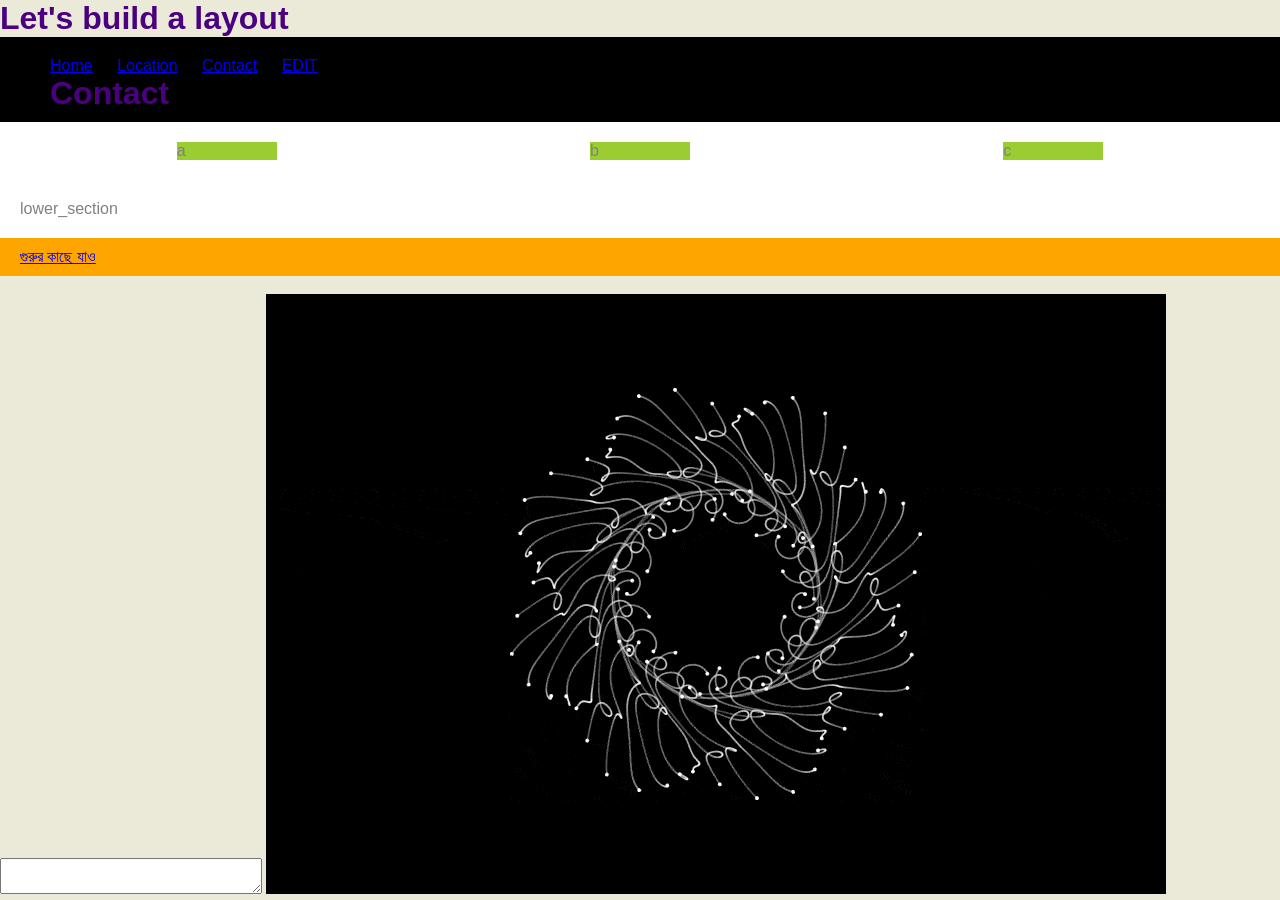
<file: pages/contact.html>
<!DOCTYPE html>
<html lang="en">

<head>
    <meta charset="UTF-8">
    <meta name="viewport" content="width=device-width, initial-scale=1.0">
    <meta http-equiv="X-UA-Compatible" content="ie=edge">
    <title>Ahsanul's creek!</title>
    <link rel="stylesheet" href="../styles/style.css">
</head>

<body>
    
    <h1>Let's build a layout</h1>
    

    <header>
        <nav>
            <ul>
                <li><a href="../index.html">Home</a></li>
                <li><a href="location.html">Location</a></li>
                <li><a href="contact.html">Contact</a></li>
                <li><a href=" NewsUpdateKQR30_sir.html">EDIT</a></li>
               
            </ul>
        </nav>
        <h1>Contact</h1>
    </header> 

    <section>
        <div>a</div>
        <div>b</div>
        <div>c</div>
    </section>
    <section>lower_section</section>
    <footer>
        <a href="https://www.youtube.com/playlist?list=PLoYCgNOIyGABDU532eesybur5HPBVfC1G"  target="_blank">
            গুরুর কাছে যাও
        </a>
    </footer>
    <br>
    <textarea name="Type here!" id="txt1" cols="30" rows="2"></textarea>
    <img src="../images/g1.gif" alt="love me">
</body>

</html>
</file>
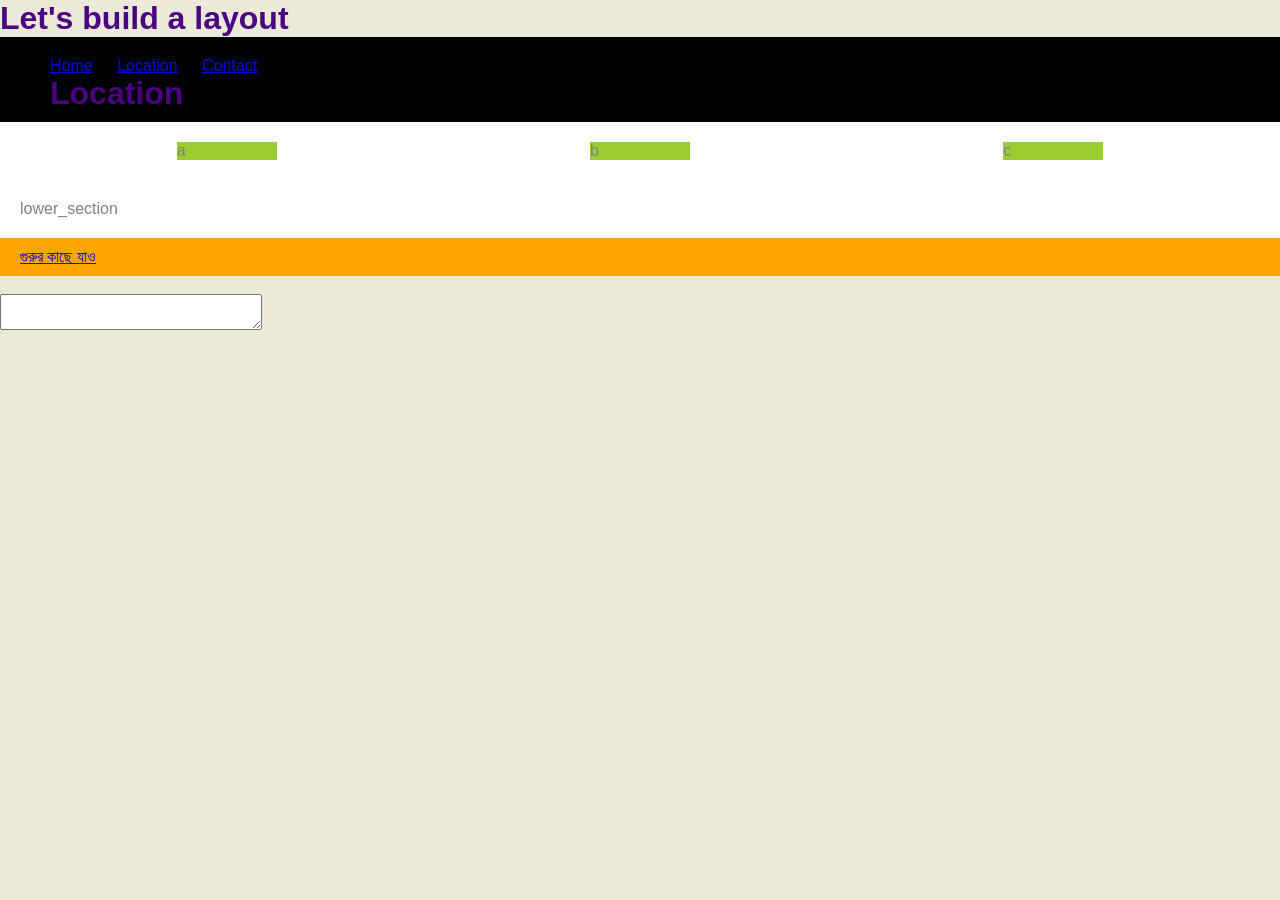
<file: pages/location.html>
<!DOCTYPE html>
<html lang="en">

<head>
    <meta charset="UTF-8">
    <meta name="viewport" content="width=device-width, initial-scale=1.0">
    <meta http-equiv="X-UA-Compatible" content="ie=edge">
    <title>Ahsanul's creek!</title>
    <link rel="stylesheet" href="../styles/style.css">
</head>

<body>
    
    <h1>Let's build a layout</h1>
    

    <header>
        <nav>
            <ul>
                <li><a href="../index.html">Home</a></li>
                <li><a href="location.html">Location</a></li>
                <li><a href="contact.html">Contact</a></li>
            </ul>
        </nav>
        <h1>Location</h1>
    </header> 

    <section>
        <div>a</div>
        <div>b</div>
        <div>c</div>
    </section>
    <section>lower_section</section>
    <footer>
        <a href="https://www.youtube.com/playlist?list=PLoYCgNOIyGABDU532eesybur5HPBVfC1G"  target="_blank">
            গুরুর কাছে যাও
        </a>
    </footer>
    <br>
    <textarea name="Type here!" id="txt1" cols="30" rows="2"></textarea>

</body>

</html>
</file>
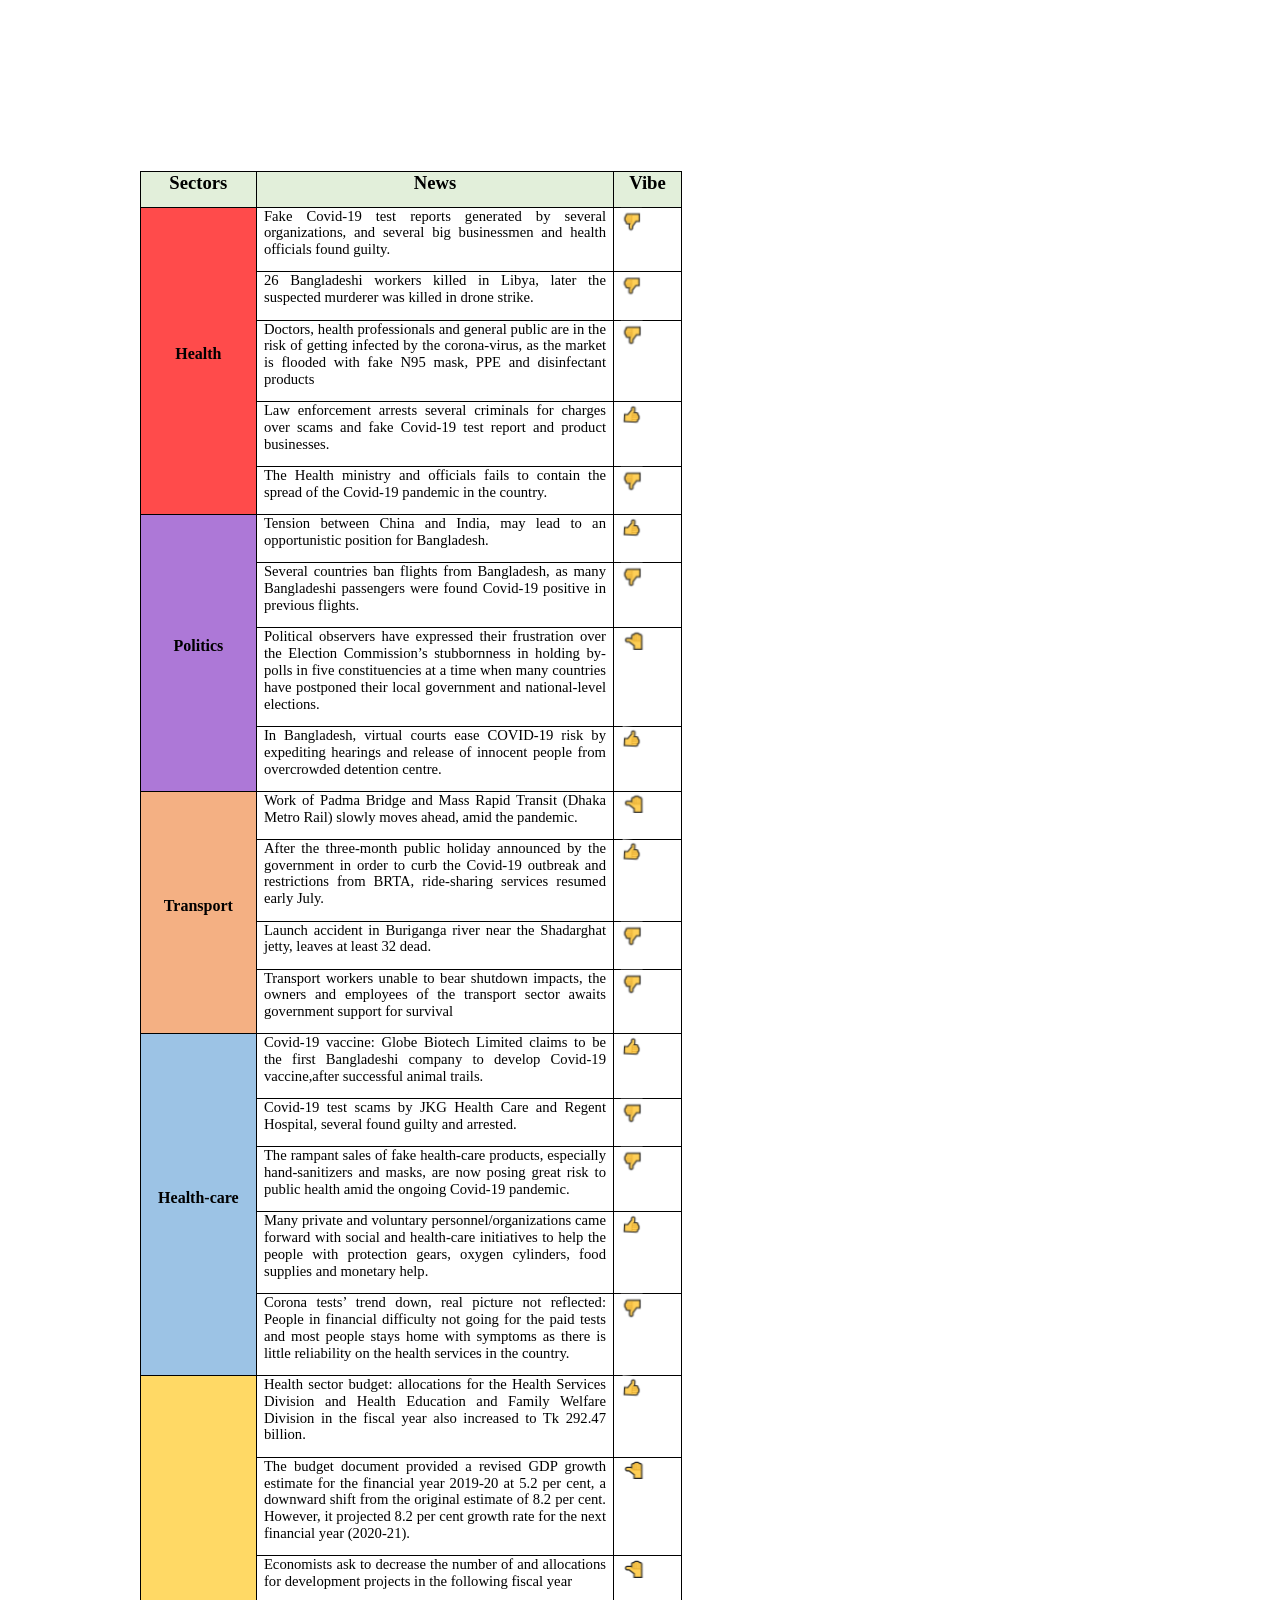
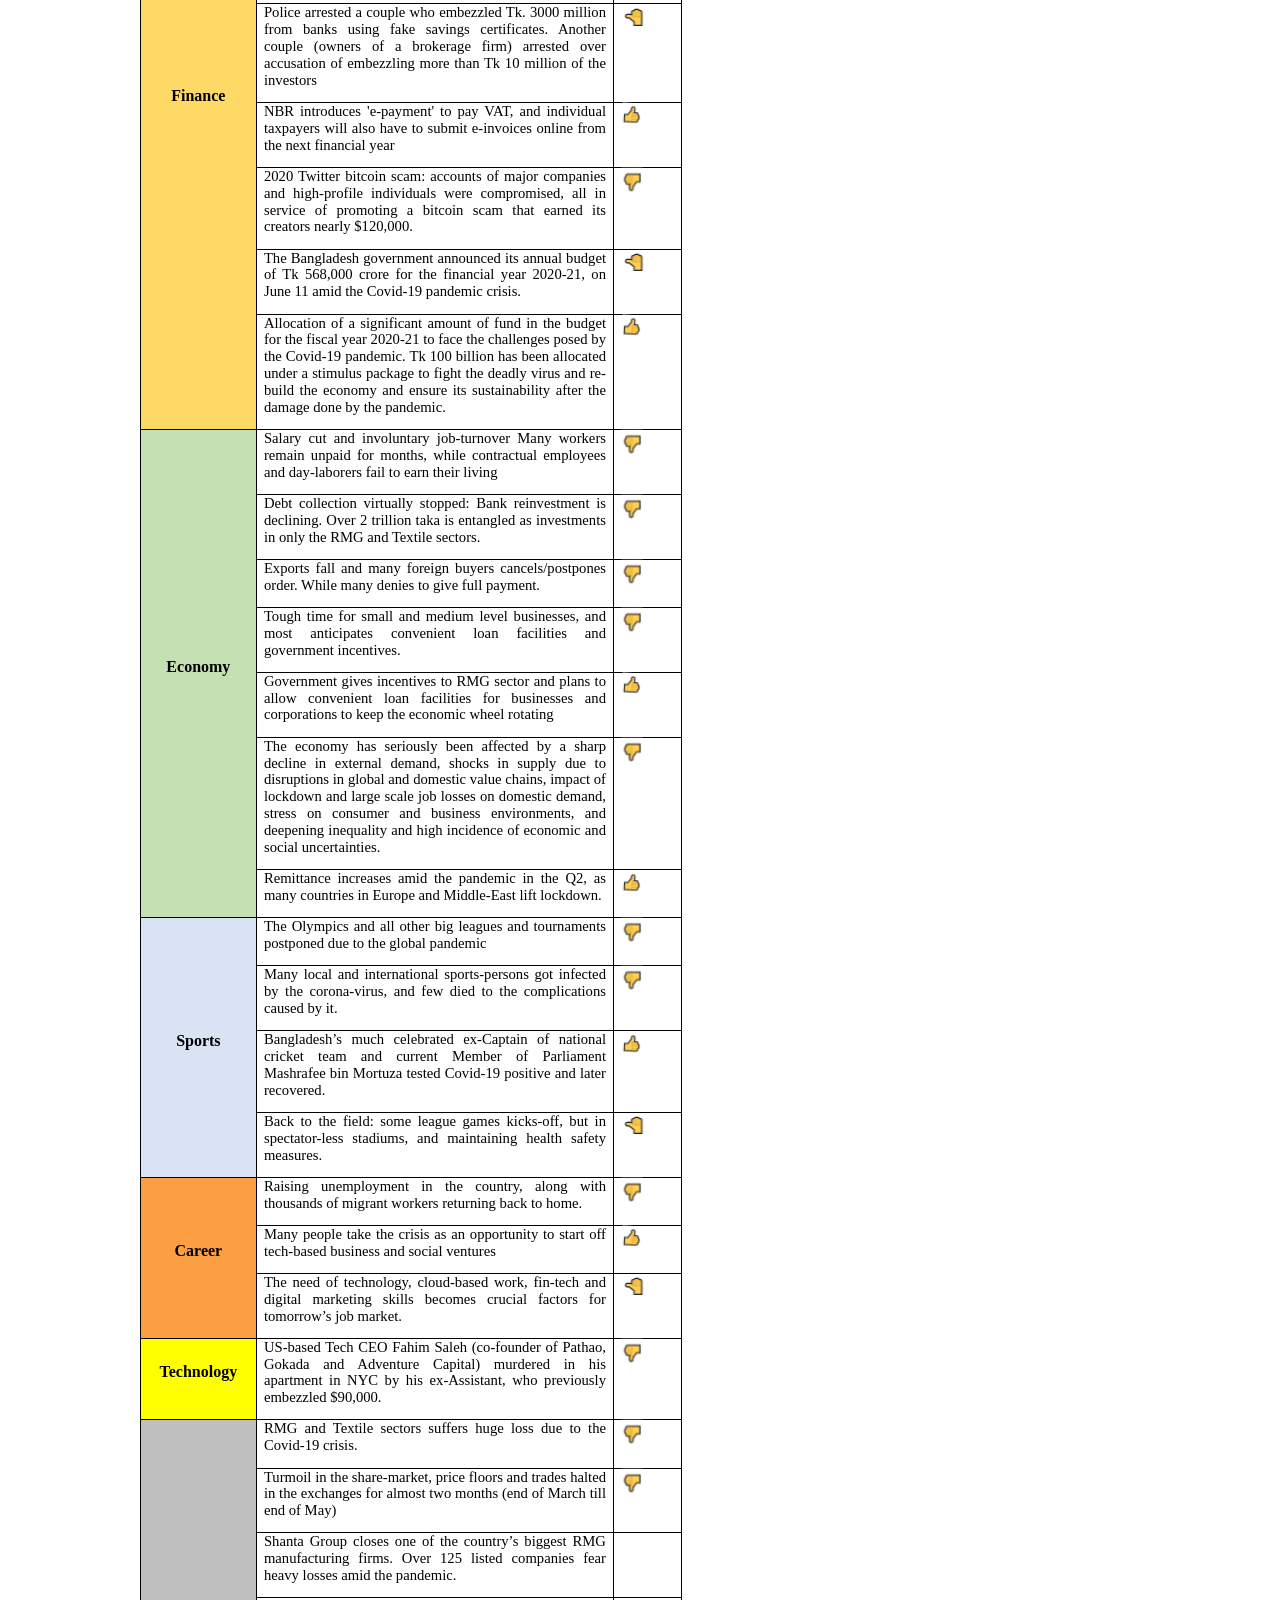
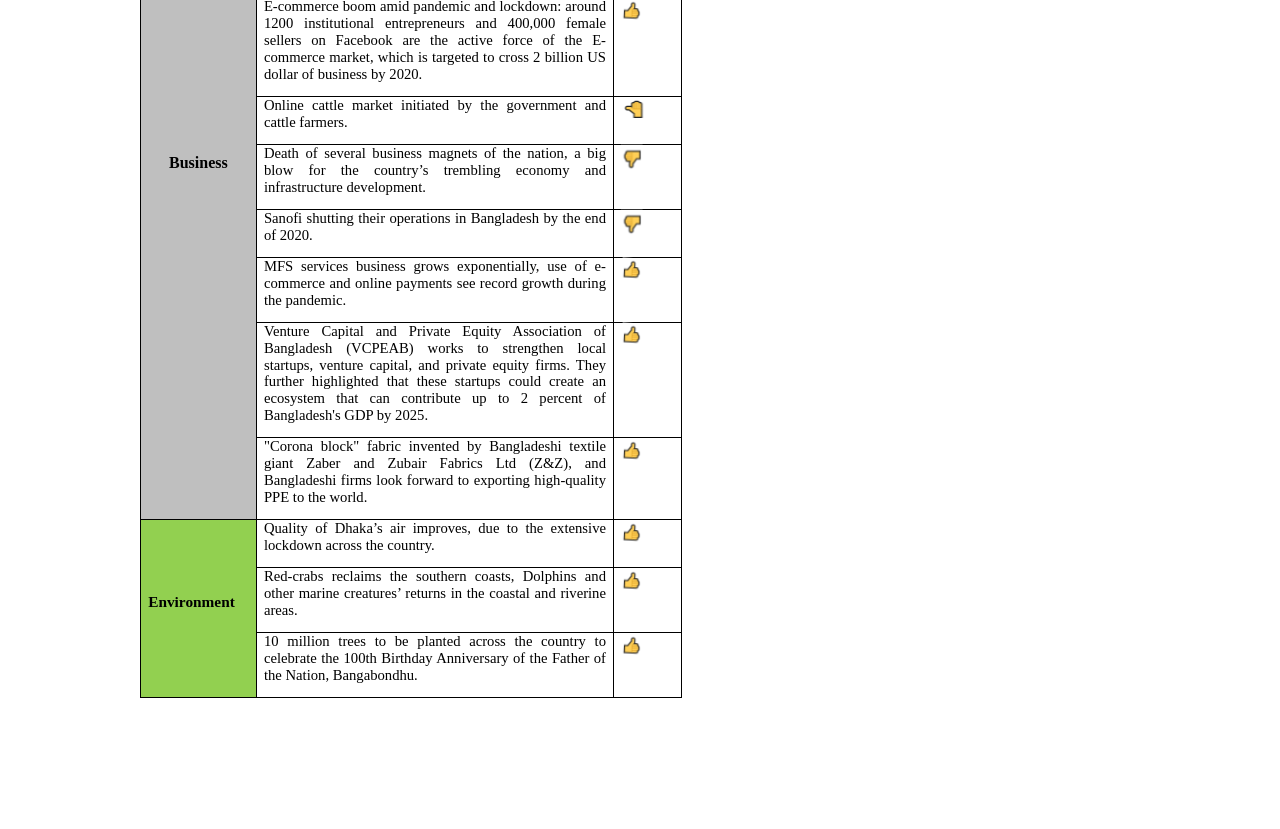
<file: pages/NewsUpdateKQR30_sir.html>
<html><head><meta content="text/html; charset=UTF-8" http-equiv="content-type"><style type="text/css">@import url(https://themes.googleusercontent.com/fonts/css?kit=fpjTOVmNbO4Lz34iLyptLUXza5VhXqVC6o75Eld_V98);ol{margin:0;padding:0}table td,table th{padding:0}.c11{border-right-style:solid;padding:0pt 5.4pt 0pt 5.4pt;border-bottom-color:#000000;border-top-width:1pt;border-right-width:1pt;border-left-color:#000000;vertical-align:middle;border-right-color:#000000;border-left-width:1pt;border-top-style:solid;background-color:#ad78d7;border-left-style:solid;border-bottom-width:1pt;width:76.5pt;border-top-color:#000000;border-bottom-style:solid}.c8{border-right-style:solid;padding:0pt 5.4pt 0pt 5.4pt;border-bottom-color:#000000;border-top-width:1pt;border-right-width:1pt;border-left-color:#000000;vertical-align:top;border-right-color:#000000;border-left-width:1pt;border-top-style:solid;background-color:#e2efda;border-left-style:solid;border-bottom-width:1pt;width:76.5pt;border-top-color:#000000;border-bottom-style:solid}.c14{border-right-style:solid;padding:0pt 5.4pt 0pt 5.4pt;border-bottom-color:#000000;border-top-width:1pt;border-right-width:1pt;border-left-color:#000000;vertical-align:middle;border-right-color:#000000;border-left-width:1pt;border-top-style:solid;background-color:#c5e0b3;border-left-style:solid;border-bottom-width:1pt;width:76.5pt;border-top-color:#000000;border-bottom-style:solid}.c12{border-right-style:solid;padding:0pt 5.4pt 0pt 5.4pt;border-bottom-color:#000000;border-top-width:1pt;border-right-width:1pt;border-left-color:#000000;vertical-align:middle;border-right-color:#000000;border-left-width:1pt;border-top-style:solid;background-color:#dae3f3;border-left-style:solid;border-bottom-width:1pt;width:76.5pt;border-top-color:#000000;border-bottom-style:solid}.c27{border-right-style:solid;padding:0pt 5.4pt 0pt 5.4pt;border-bottom-color:#000000;border-top-width:1pt;border-right-width:1pt;border-left-color:#000000;vertical-align:middle;border-right-color:#000000;border-left-width:1pt;border-top-style:solid;background-color:#ff4b4b;border-left-style:solid;border-bottom-width:1pt;width:76.5pt;border-top-color:#000000;border-bottom-style:solid}.c21{border-right-style:solid;padding:0pt 5.4pt 0pt 5.4pt;border-bottom-color:#000000;border-top-width:1pt;border-right-width:1pt;border-left-color:#000000;vertical-align:middle;border-right-color:#000000;border-left-width:1pt;border-top-style:solid;background-color:#bfbfbf;border-left-style:solid;border-bottom-width:1pt;width:76.5pt;border-top-color:#000000;border-bottom-style:solid}.c18{border-right-style:solid;padding:0pt 5.4pt 0pt 5.4pt;border-bottom-color:#000000;border-top-width:1pt;border-right-width:1pt;border-left-color:#000000;vertical-align:middle;border-right-color:#000000;border-left-width:1pt;border-top-style:solid;background-color:#92d050;border-left-style:solid;border-bottom-width:1pt;width:76.5pt;border-top-color:#000000;border-bottom-style:solid}.c15{border-right-style:solid;padding:0pt 5.4pt 0pt 5.4pt;border-bottom-color:#000000;border-top-width:1pt;border-right-width:1pt;border-left-color:#000000;vertical-align:middle;border-right-color:#000000;border-left-width:1pt;border-top-style:solid;background-color:#ffff00;border-left-style:solid;border-bottom-width:1pt;width:76.5pt;border-top-color:#000000;border-bottom-style:solid}.c16{border-right-style:solid;padding:0pt 5.4pt 0pt 5.4pt;border-bottom-color:#000000;border-top-width:1pt;border-right-width:1pt;border-left-color:#000000;vertical-align:middle;border-right-color:#000000;border-left-width:1pt;border-top-style:solid;background-color:#f4b083;border-left-style:solid;border-bottom-width:1pt;width:76.5pt;border-top-color:#000000;border-bottom-style:solid}.c25{border-right-style:solid;padding:0pt 5.4pt 0pt 5.4pt;border-bottom-color:#000000;border-top-width:1pt;border-right-width:1pt;border-left-color:#000000;vertical-align:middle;border-right-color:#000000;border-left-width:1pt;border-top-style:solid;background-color:#fc9e42;border-left-style:solid;border-bottom-width:1pt;width:76.5pt;border-top-color:#000000;border-bottom-style:solid}.c23{border-right-style:solid;padding:0pt 5.4pt 0pt 5.4pt;border-bottom-color:#000000;border-top-width:1pt;border-right-width:1pt;border-left-color:#000000;vertical-align:middle;border-right-color:#000000;border-left-width:1pt;border-top-style:solid;background-color:#9cc3e5;border-left-style:solid;border-bottom-width:1pt;width:76.5pt;border-top-color:#000000;border-bottom-style:solid}.c2{border-right-style:solid;padding:0pt 5.4pt 0pt 5.4pt;border-bottom-color:#000000;border-top-width:1pt;border-right-width:1pt;border-left-color:#000000;vertical-align:middle;border-right-color:#000000;border-left-width:1pt;border-top-style:solid;background-color:#ffd965;border-left-style:solid;border-bottom-width:1pt;width:76.5pt;border-top-color:#000000;border-bottom-style:solid}.c3{border-right-style:solid;padding:0pt 5.4pt 0pt 5.4pt;border-bottom-color:#000000;border-top-width:1pt;border-right-width:1pt;border-left-color:#000000;vertical-align:top;border-right-color:#000000;border-left-width:1pt;border-top-style:solid;border-left-style:solid;border-bottom-width:1pt;width:40.5pt;border-top-color:#000000;border-bottom-style:solid}.c6{border-right-style:solid;padding:0pt 5.4pt 0pt 5.4pt;border-bottom-color:#000000;border-top-width:1pt;border-right-width:1pt;border-left-color:#000000;vertical-align:top;border-right-color:#000000;border-left-width:1pt;border-top-style:solid;border-left-style:solid;border-bottom-width:1pt;width:274.5pt;border-top-color:#000000;border-bottom-style:solid}.c22{padding-top:0pt;padding-bottom:10pt;line-height:1.1500000000000001;orphans:2;widows:2;text-align:left;height:10pt}.c19{color:#000000;font-weight:700;text-decoration:none;vertical-align:baseline;font-size:14pt;font-family:"Calibri";font-style:normal}.c24{color:#000000;font-weight:700;text-decoration:none;vertical-align:baseline;font-size:24pt;font-family:"SimSun";font-style:normal}.c20{color:#000000;font-weight:700;text-decoration:none;vertical-align:baseline;font-size:12pt;font-family:"Calibri";font-style:normal}.c9{color:#000000;font-weight:400;text-decoration:none;vertical-align:baseline;font-size:11pt;font-family:"Calibri";font-style:normal}.c32{color:#000000;font-weight:700;text-decoration:none;vertical-align:baseline;font-size:11.5pt;font-family:"Calibri";font-style:normal}.c10{padding-top:0pt;padding-bottom:10pt;line-height:1.1500000000000001;orphans:2;widows:2;text-align:left;height:24pt}.c7{color:#000000;font-weight:400;text-decoration:none;vertical-align:baseline;font-size:10pt;font-family:"Calibri";font-style:normal}.c4{padding-top:0pt;padding-bottom:0pt;line-height:1.15;text-align:left;height:10pt}.c1{padding-top:0pt;padding-bottom:10pt;line-height:1.1500000000000001;text-align:justify}.c29{margin-left:9pt;border-spacing:0;border-collapse:collapse;margin-right:auto}.c26{padding-top:0pt;padding-bottom:10pt;line-height:1.1500000000000001;text-align:left}.c5{padding-top:0pt;padding-bottom:10pt;line-height:1.1500000000000001;text-align:center}.c31{background-color:#ffffff;max-width:415.3pt;padding:72pt 90pt 72pt 90pt}.c0{height:0pt}.c13{height:10.5pt}.c28{height:23.4pt}.c17{background-color:#e2efda}.c30{height:31pt}.title{padding-top:24pt;color:#000000;font-weight:700;font-size:36pt;padding-bottom:6pt;font-family:"Calibri";line-height:1.1500000000000001;page-break-after:avoid;orphans:2;widows:2;text-align:left}.subtitle{padding-top:18pt;color:#666666;font-size:24pt;padding-bottom:4pt;font-family:"Georgia";line-height:1.1500000000000001;page-break-after:avoid;font-style:italic;orphans:2;widows:2;text-align:left}li{color:#000000;font-size:10pt;font-family:"Calibri"}p{margin:0;color:#000000;font-size:10pt;font-family:"Calibri"}h1{padding-top:0pt;color:#000000;font-weight:700;font-size:24pt;padding-bottom:10pt;font-family:"SimSun";line-height:1.1500000000000001;orphans:2;widows:2;text-align:left}h2{padding-top:0pt;color:#000000;font-weight:700;font-size:18pt;padding-bottom:10pt;font-family:"SimSun";line-height:1.1500000000000001;orphans:2;widows:2;text-align:left}h3{padding-top:0pt;color:#000000;font-weight:700;font-size:13.5pt;padding-bottom:10pt;font-family:"SimSun";line-height:1.1500000000000001;orphans:2;widows:2;text-align:left}h4{padding-top:12pt;color:#000000;font-weight:700;font-size:12pt;padding-bottom:2pt;font-family:"Calibri";line-height:1.1500000000000001;page-break-after:avoid;orphans:2;widows:2;text-align:left}h5{padding-top:11pt;color:#000000;font-weight:700;font-size:11pt;padding-bottom:2pt;font-family:"Calibri";line-height:1.1500000000000001;page-break-after:avoid;orphans:2;widows:2;text-align:left}h6{padding-top:10pt;color:#000000;font-weight:700;font-size:10pt;padding-bottom:2pt;font-family:"Calibri";line-height:1.1500000000000001;page-break-after:avoid;orphans:2;widows:2;text-align:left}</style></head><body class="c31"><h1 class="c10"><span class="c24"></span></h1><a id="t.9b43be349dc4c960174324bf810a4b453dfbd063"></a><a id="t.0"></a><table class="c29"><tbody><tr class="c28"><td class="c8" colspan="1" rowspan="1"><p class="c5"><span class="c19">Sectors</span></p></td><td class="c6 c17" colspan="1" rowspan="1"><p class="c5"><span class="c19">News</span></p></td><td class="c3 c17" colspan="1" rowspan="1"><p class="c5"><span class="c19">Vibe</span></p></td></tr><tr class="c0"><td class="c27" colspan="1" rowspan="5"><p class="c5"><span class="c20">Health</span></p></td><td class="c6" colspan="1" rowspan="1"><p class="c1"><span class="c9">Fake Covid-19 test reports generated by several organizations, and several big businessmen and health officials found guilty. </span></p></td><td class="c3" colspan="1" rowspan="1"><p class="c1"><span style="overflow: hidden; display: inline-block; margin: 0.00px 0.00px; border: 0.00px solid #000000; transform: rotate(3.14rad) translateZ(0px); -webkit-transform: rotate(3.14rad) translateZ(0px); width: 20.83px; height: 25.66px;"><img alt="" src="image1.png" style="width: 20.83px; height: 25.66px; margin-left: -0.00px; margin-top: -0.00px; transform: rotate(0.00rad) translateZ(0px); -webkit-transform: rotate(0.00rad) translateZ(0px);" title=""></span></p></td></tr><tr class="c13"><td class="c6" colspan="1" rowspan="1"><p class="c1"><span class="c9">26 Bangladeshi workers killed in Libya, later the suspected murderer was killed in drone strike.</span></p></td><td class="c3" colspan="1" rowspan="1"><p class="c1"><span style="overflow: hidden; display: inline-block; margin: 0.00px 0.00px; border: 0.00px solid #000000; transform: rotate(3.14rad) translateZ(0px); -webkit-transform: rotate(3.14rad) translateZ(0px); width: 20.67px; height: 25.40px;"><img alt="" src="image1.png" style="width: 20.67px; height: 25.40px; margin-left: -0.00px; margin-top: -0.00px; transform: rotate(0.00rad) translateZ(0px); -webkit-transform: rotate(0.00rad) translateZ(0px);" title=""></span></p></td></tr><tr class="c13"><td class="c6" colspan="1" rowspan="1"><p class="c1"><span class="c9">Doctors, health professionals and general public are in the risk of getting infected by the corona-virus, as the market is flooded with fake N95 mask, PPE and disinfectant products</span></p></td><td class="c3" colspan="1" rowspan="1"><p class="c1"><span style="overflow: hidden; display: inline-block; margin: 0.00px 0.00px; border: 0.00px solid #000000; transform: rotate(3.14rad) translateZ(0px); -webkit-transform: rotate(3.14rad) translateZ(0px); width: 21.60px; height: 26.60px;"><img alt="" src="image1.png" style="width: 21.60px; height: 26.60px; margin-left: -0.00px; margin-top: -0.00px; transform: rotate(0.00rad) translateZ(0px); -webkit-transform: rotate(0.00rad) translateZ(0px);" title=""></span></p></td></tr><tr class="c30"><td class="c6" colspan="1" rowspan="1"><p class="c1"><span class="c9">Law enforcement arrests several criminals for charges over scams and fake Covid-19 test report and product businesses.</span></p></td><td class="c3" colspan="1" rowspan="1"><p class="c1"><span style="overflow: hidden; display: inline-block; margin: 0.53px 0.65px; border: 0.00px solid #000000; transform: rotate(0.05rad) translateZ(0px); -webkit-transform: rotate(0.05rad) translateZ(0px); width: 20.83px; height: 25.36px;"><img alt="" src="image1.png" style="width: 20.83px; height: 25.36px; margin-left: -0.00px; margin-top: -0.00px; transform: rotate(0.00rad) translateZ(0px); -webkit-transform: rotate(0.00rad) translateZ(0px);" title=""></span></p></td></tr><tr class="c13"><td class="c6" colspan="1" rowspan="1"><p class="c1"><span class="c9">The Health ministry and officials fails to contain the spread of the Covid-19 pandemic in the country.</span></p></td><td class="c3" colspan="1" rowspan="1"><p class="c1"><span style="overflow: hidden; display: inline-block; margin: 0.00px 0.00px; border: 0.00px solid #000000; transform: rotate(3.14rad) translateZ(0px); -webkit-transform: rotate(3.14rad) translateZ(0px); width: 21.60px; height: 26.60px;"><img alt="" src="image1.png" style="width: 21.60px; height: 26.60px; margin-left: -0.00px; margin-top: -0.00px; transform: rotate(0.00rad) translateZ(0px); -webkit-transform: rotate(0.00rad) translateZ(0px);" title=""></span></p></td></tr><tr class="c0"><td class="c11" colspan="1" rowspan="4"><p class="c5"><span class="c20">Politics</span></p></td><td class="c6" colspan="1" rowspan="1"><p class="c1"><span class="c9">Tension between China and India, may lead to an opportunistic position for Bangladesh.</span></p></td><td class="c3" colspan="1" rowspan="1"><p class="c1"><span style="overflow: hidden; display: inline-block; margin: 0.53px 0.65px; border: 0.00px solid #000000; transform: rotate(0.05rad) translateZ(0px); -webkit-transform: rotate(0.05rad) translateZ(0px); width: 20.83px; height: 25.36px;"><img alt="" src="image1.png" style="width: 20.83px; height: 25.36px; margin-left: -0.00px; margin-top: -0.00px; transform: rotate(0.00rad) translateZ(0px); -webkit-transform: rotate(0.00rad) translateZ(0px);" title=""></span></p></td></tr><tr class="c0"><td class="c6" colspan="1" rowspan="1"><p class="c1"><span class="c9">Several countries ban flights from Bangladesh, as many Bangladeshi passengers were found Covid-19 positive in previous flights.</span></p></td><td class="c3" colspan="1" rowspan="1"><p class="c1"><span style="overflow: hidden; display: inline-block; margin: 0.00px 0.00px; border: 0.00px solid #000000; transform: rotate(3.14rad) translateZ(0px); -webkit-transform: rotate(3.14rad) translateZ(0px); width: 21.60px; height: 26.60px;"><img alt="" src="image1.png" style="width: 21.60px; height: 26.60px; margin-left: -0.00px; margin-top: -0.00px; transform: rotate(0.00rad) translateZ(0px); -webkit-transform: rotate(0.00rad) translateZ(0px);" title=""></span></p></td></tr><tr class="c0"><td class="c6" colspan="1" rowspan="1"><p class="c1"><span class="c9">Political observers have expressed their frustration over the Election Commission&rsquo;s stubbornness in holding by-polls in five constituencies at a time when many countries have postponed their local government and national-level elections.</span></p></td><td class="c3" colspan="1" rowspan="1"><p class="c1"><span style="overflow: hidden; display: inline-block; margin: -1.60px 1.60px; border: 0.00px solid #000000; transform: rotate(4.71rad) translateZ(0px); -webkit-transform: rotate(4.71rad) translateZ(0px); width: 23.40px; height: 26.60px;"><img alt="" src="image1.png" style="width: 23.40px; height: 26.60px; margin-left: -0.00px; margin-top: -0.00px; transform: rotate(0.00rad) translateZ(0px); -webkit-transform: rotate(0.00rad) translateZ(0px);" title=""></span></p></td></tr><tr class="c0"><td class="c6" colspan="1" rowspan="1"><p class="c1"><span class="c9">In Bangladesh, virtual courts ease COVID-19 risk by expediting hearings and release of innocent people from overcrowded detention centre.</span></p></td><td class="c3" colspan="1" rowspan="1"><p class="c1"><span style="overflow: hidden; display: inline-block; margin: 0.53px 0.65px; border: 0.00px solid #000000; transform: rotate(0.05rad) translateZ(0px); -webkit-transform: rotate(0.05rad) translateZ(0px); width: 20.83px; height: 25.36px;"><img alt="" src="image1.png" style="width: 20.83px; height: 25.36px; margin-left: -0.00px; margin-top: -0.00px; transform: rotate(0.00rad) translateZ(0px); -webkit-transform: rotate(0.00rad) translateZ(0px);" title=""></span></p></td></tr><tr class="c0"><td class="c16" colspan="1" rowspan="4"><p class="c5"><span class="c20">Transport</span></p></td><td class="c6" colspan="1" rowspan="1"><p class="c1"><span class="c9">Work of Padma Bridge and Mass Rapid Transit (Dhaka Metro Rail) slowly moves ahead, amid the pandemic.</span></p></td><td class="c3" colspan="1" rowspan="1"><p class="c1"><span style="overflow: hidden; display: inline-block; margin: -1.60px 1.60px; border: 0.00px solid #000000; transform: rotate(4.71rad) translateZ(0px); -webkit-transform: rotate(4.71rad) translateZ(0px); width: 23.40px; height: 26.60px;"><img alt="" src="image1.png" style="width: 23.40px; height: 26.60px; margin-left: -0.00px; margin-top: -0.00px; transform: rotate(0.00rad) translateZ(0px); -webkit-transform: rotate(0.00rad) translateZ(0px);" title=""></span></p></td></tr><tr class="c0"><td class="c6" colspan="1" rowspan="1"><p class="c1"><span class="c9">After the three-month public holiday announced by the government in order to curb the Covid-19 outbreak and restrictions from BRTA, ride-sharing services resumed early July.</span></p></td><td class="c3" colspan="1" rowspan="1"><p class="c1"><span style="overflow: hidden; display: inline-block; margin: 0.53px 0.65px; border: 0.00px solid #000000; transform: rotate(0.05rad) translateZ(0px); -webkit-transform: rotate(0.05rad) translateZ(0px); width: 20.83px; height: 25.36px;"><img alt="" src="image1.png" style="width: 20.83px; height: 25.36px; margin-left: -0.00px; margin-top: -0.00px; transform: rotate(0.00rad) translateZ(0px); -webkit-transform: rotate(0.00rad) translateZ(0px);" title=""></span></p></td></tr><tr class="c0"><td class="c6" colspan="1" rowspan="1"><p class="c1"><span class="c9">Launch accident in Buriganga river near the Shadarghat jetty, leaves at least 32 dead.</span></p></td><td class="c3" colspan="1" rowspan="1"><p class="c1"><span style="overflow: hidden; display: inline-block; margin: 0.00px 0.00px; border: 0.00px solid #000000; transform: rotate(3.14rad) translateZ(0px); -webkit-transform: rotate(3.14rad) translateZ(0px); width: 21.60px; height: 26.60px;"><img alt="" src="image1.png" style="width: 21.60px; height: 26.60px; margin-left: -0.00px; margin-top: -0.00px; transform: rotate(0.00rad) translateZ(0px); -webkit-transform: rotate(0.00rad) translateZ(0px);" title=""></span></p></td></tr><tr class="c0"><td class="c6" colspan="1" rowspan="1"><p class="c1"><span class="c9">Transport workers unable to bear shutdown impacts, the owners and employees of the transport sector awaits government support for survival</span></p></td><td class="c3" colspan="1" rowspan="1"><p class="c1"><span style="overflow: hidden; display: inline-block; margin: 0.00px 0.00px; border: 0.00px solid #000000; transform: rotate(3.14rad) translateZ(0px); -webkit-transform: rotate(3.14rad) translateZ(0px); width: 21.60px; height: 26.60px;"><img alt="" src="image1.png" style="width: 21.60px; height: 26.60px; margin-left: -0.00px; margin-top: -0.00px; transform: rotate(0.00rad) translateZ(0px); -webkit-transform: rotate(0.00rad) translateZ(0px);" title=""></span></p></td></tr><tr class="c0"><td class="c23" colspan="1" rowspan="5"><p class="c5"><span class="c20">Health-care</span></p></td><td class="c6" colspan="1" rowspan="1"><p class="c1"><span class="c9">Covid-19 vaccine: Globe Biotech Limited claims to be the first Bangladeshi company to develop Covid-19 vaccine,after successful animal trails.</span></p></td><td class="c3" colspan="1" rowspan="1"><p class="c1"><span style="overflow: hidden; display: inline-block; margin: 0.53px 0.65px; border: 0.00px solid #000000; transform: rotate(0.05rad) translateZ(0px); -webkit-transform: rotate(0.05rad) translateZ(0px); width: 20.83px; height: 25.36px;"><img alt="" src="image1.png" style="width: 20.83px; height: 25.36px; margin-left: -0.00px; margin-top: -0.00px; transform: rotate(0.00rad) translateZ(0px); -webkit-transform: rotate(0.00rad) translateZ(0px);" title=""></span></p></td></tr><tr class="c0"><td class="c6" colspan="1" rowspan="1"><p class="c1"><span class="c9">Covid-19 test scams by JKG Health Care and Regent Hospital, several found guilty and arrested.</span></p></td><td class="c3" colspan="1" rowspan="1"><p class="c1"><span style="overflow: hidden; display: inline-block; margin: 0.00px 0.00px; border: 0.00px solid #000000; transform: rotate(3.14rad) translateZ(0px); -webkit-transform: rotate(3.14rad) translateZ(0px); width: 21.60px; height: 26.60px;"><img alt="" src="image1.png" style="width: 21.60px; height: 26.60px; margin-left: -0.00px; margin-top: -0.00px; transform: rotate(0.00rad) translateZ(0px); -webkit-transform: rotate(0.00rad) translateZ(0px);" title=""></span></p></td></tr><tr class="c0"><td class="c6" colspan="1" rowspan="1"><p class="c1"><span class="c9">The rampant sales of fake health-care products, especially hand-sanitizers and masks, are now posing great risk to public health amid the ongoing Covid-19 pandemic.</span></p></td><td class="c3" colspan="1" rowspan="1"><p class="c1"><span style="overflow: hidden; display: inline-block; margin: 0.00px 0.00px; border: 0.00px solid #000000; transform: rotate(3.14rad) translateZ(0px); -webkit-transform: rotate(3.14rad) translateZ(0px); width: 21.60px; height: 26.60px;"><img alt="" src="image1.png" style="width: 21.60px; height: 26.60px; margin-left: -0.00px; margin-top: -0.00px; transform: rotate(0.00rad) translateZ(0px); -webkit-transform: rotate(0.00rad) translateZ(0px);" title=""></span></p></td></tr><tr class="c0"><td class="c6" colspan="1" rowspan="1"><p class="c1"><span class="c9">Many private and voluntary personnel/organizations came forward with social and health-care initiatives to help the people with protection gears, oxygen cylinders, food supplies and monetary help.</span></p></td><td class="c3" colspan="1" rowspan="1"><p class="c1"><span style="overflow: hidden; display: inline-block; margin: 0.53px 0.65px; border: 0.00px solid #000000; transform: rotate(0.05rad) translateZ(0px); -webkit-transform: rotate(0.05rad) translateZ(0px); width: 20.83px; height: 25.36px;"><img alt="" src="image1.png" style="width: 20.83px; height: 25.36px; margin-left: -0.00px; margin-top: -0.00px; transform: rotate(0.00rad) translateZ(0px); -webkit-transform: rotate(0.00rad) translateZ(0px);" title=""></span></p></td></tr><tr class="c0"><td class="c6" colspan="1" rowspan="1"><p class="c1"><span class="c9">Corona tests&rsquo; trend down, real picture not reflected: People in financial difficulty not going for the paid tests and most people stays home with symptoms as there is little reliability on the health services in the country.</span></p></td><td class="c3" colspan="1" rowspan="1"><p class="c1"><span style="overflow: hidden; display: inline-block; margin: 0.00px 0.00px; border: 0.00px solid #000000; transform: rotate(3.14rad) translateZ(0px); -webkit-transform: rotate(3.14rad) translateZ(0px); width: 21.60px; height: 26.60px;"><img alt="" src="image1.png" style="width: 21.60px; height: 26.60px; margin-left: -0.00px; margin-top: -0.00px; transform: rotate(0.00rad) translateZ(0px); -webkit-transform: rotate(0.00rad) translateZ(0px);" title=""></span></p></td></tr><tr class="c0"><td class="c2" colspan="1" rowspan="8"><p class="c5"><span class="c20">Finance</span></p></td><td class="c6" colspan="1" rowspan="1"><p class="c1"><span class="c9">Health sector budget: allocations for the Health Services Division and Health Education and Family Welfare Division in the fiscal year also increased to Tk 292.47 billion.</span></p></td><td class="c3" colspan="1" rowspan="1"><p class="c1"><span style="overflow: hidden; display: inline-block; margin: 0.53px 0.65px; border: 0.00px solid #000000; transform: rotate(0.05rad) translateZ(0px); -webkit-transform: rotate(0.05rad) translateZ(0px); width: 20.83px; height: 25.36px;"><img alt="" src="image1.png" style="width: 20.83px; height: 25.36px; margin-left: -0.00px; margin-top: -0.00px; transform: rotate(0.00rad) translateZ(0px); -webkit-transform: rotate(0.00rad) translateZ(0px);" title=""></span></p></td></tr><tr class="c0"><td class="c6" colspan="1" rowspan="1"><p class="c1"><span class="c9">The budget document provided a revised GDP growth estimate for the financial year 2019-20 at 5.2 per cent, a downward shift from the original estimate of 8.2 per cent. However, it projected 8.2 per cent growth rate for the next financial year (2020-21).</span></p></td><td class="c3" colspan="1" rowspan="1"><p class="c1"><span style="overflow: hidden; display: inline-block; margin: -1.60px 1.60px; border: 0.00px solid #000000; transform: rotate(4.71rad) translateZ(0px); -webkit-transform: rotate(4.71rad) translateZ(0px); width: 23.40px; height: 26.60px;"><img alt="" src="image1.png" style="width: 23.40px; height: 26.60px; margin-left: -0.00px; margin-top: -0.00px; transform: rotate(0.00rad) translateZ(0px); -webkit-transform: rotate(0.00rad) translateZ(0px);" title=""></span></p></td></tr><tr class="c0"><td class="c6" colspan="1" rowspan="1"><p class="c1"><span class="c9">Economists ask to decrease the number of and allocations for development projects in the following fiscal year</span></p></td><td class="c3" colspan="1" rowspan="1"><p class="c1"><span style="overflow: hidden; display: inline-block; margin: -1.60px 1.60px; border: 0.00px solid #000000; transform: rotate(4.71rad) translateZ(0px); -webkit-transform: rotate(4.71rad) translateZ(0px); width: 23.40px; height: 26.60px;"><img alt="" src="image1.png" style="width: 23.40px; height: 26.60px; margin-left: -0.00px; margin-top: -0.00px; transform: rotate(0.00rad) translateZ(0px); -webkit-transform: rotate(0.00rad) translateZ(0px);" title=""></span></p></td></tr><tr class="c0"><td class="c6" colspan="1" rowspan="1"><p class="c1"><span class="c9">Police arrested a couple who embezzled Tk. 3000 million from banks using fake savings certificates. Another couple (owners of a brokerage firm) arrested over accusation of embezzling more than Tk 10 million of the investors</span></p></td><td class="c3" colspan="1" rowspan="1"><p class="c1"><span style="overflow: hidden; display: inline-block; margin: -1.60px 1.60px; border: 0.00px solid #000000; transform: rotate(4.71rad) translateZ(0px); -webkit-transform: rotate(4.71rad) translateZ(0px); width: 23.40px; height: 26.60px;"><img alt="" src="image1.png" style="width: 23.40px; height: 26.60px; margin-left: -0.00px; margin-top: -0.00px; transform: rotate(0.00rad) translateZ(0px); -webkit-transform: rotate(0.00rad) translateZ(0px);" title=""></span></p></td></tr><tr class="c0"><td class="c6" colspan="1" rowspan="1"><p class="c1"><span class="c9">NBR introduces &#39;e-payment&#39; to pay VAT, and individual taxpayers will also have to submit e-invoices online from the next financial year</span></p></td><td class="c3" colspan="1" rowspan="1"><p class="c1"><span style="overflow: hidden; display: inline-block; margin: 0.53px 0.65px; border: 0.00px solid #000000; transform: rotate(0.05rad) translateZ(0px); -webkit-transform: rotate(0.05rad) translateZ(0px); width: 20.83px; height: 25.36px;"><img alt="" src="image1.png" style="width: 20.83px; height: 25.36px; margin-left: -0.00px; margin-top: -0.00px; transform: rotate(0.00rad) translateZ(0px); -webkit-transform: rotate(0.00rad) translateZ(0px);" title=""></span></p></td></tr><tr class="c0"><td class="c6" colspan="1" rowspan="1"><p class="c1"><span class="c9">2020 Twitter bitcoin scam: accounts of major companies and high-profile individuals were compromised, all in service of promoting a bitcoin scam that earned its creators nearly $120,000.</span></p></td><td class="c3" colspan="1" rowspan="1"><p class="c1"><span style="overflow: hidden; display: inline-block; margin: 0.00px 0.00px; border: 0.00px solid #000000; transform: rotate(3.14rad) translateZ(0px); -webkit-transform: rotate(3.14rad) translateZ(0px); width: 21.60px; height: 26.60px;"><img alt="" src="image1.png" style="width: 21.60px; height: 26.60px; margin-left: -0.00px; margin-top: -0.00px; transform: rotate(0.00rad) translateZ(0px); -webkit-transform: rotate(0.00rad) translateZ(0px);" title=""></span></p></td></tr><tr class="c0"><td class="c6" colspan="1" rowspan="1"><p class="c1"><span class="c9">The Bangladesh government announced its annual budget of Tk 568,000 crore for the financial year 2020-21, on June 11 amid the Covid-19 pandemic crisis.</span></p></td><td class="c3" colspan="1" rowspan="1"><p class="c1"><span style="overflow: hidden; display: inline-block; margin: -1.60px 1.60px; border: 0.00px solid #000000; transform: rotate(4.71rad) translateZ(0px); -webkit-transform: rotate(4.71rad) translateZ(0px); width: 23.40px; height: 26.60px;"><img alt="" src="image1.png" style="width: 23.40px; height: 26.60px; margin-left: -0.00px; margin-top: -0.00px; transform: rotate(0.00rad) translateZ(0px); -webkit-transform: rotate(0.00rad) translateZ(0px);" title=""></span></p></td></tr><tr class="c0"><td class="c6" colspan="1" rowspan="1"><p class="c1"><span class="c9">Allocation of a significant amount of fund in the budget for the fiscal year 2020-21 to face the challenges posed by the Covid-19 pandemic. Tk 100 billion has been allocated under a stimulus package to fight the deadly virus and re-build the economy and ensure its sustainability after the damage done by the pandemic.</span></p></td><td class="c3" colspan="1" rowspan="1"><p class="c1"><span style="overflow: hidden; display: inline-block; margin: 0.53px 0.65px; border: 0.00px solid #000000; transform: rotate(0.05rad) translateZ(0px); -webkit-transform: rotate(0.05rad) translateZ(0px); width: 20.83px; height: 25.36px;"><img alt="" src="image1.png" style="width: 20.83px; height: 25.36px; margin-left: -0.00px; margin-top: -0.00px; transform: rotate(0.00rad) translateZ(0px); -webkit-transform: rotate(0.00rad) translateZ(0px);" title=""></span></p></td></tr><tr class="c0"><td class="c14" colspan="1" rowspan="7"><p class="c5"><span class="c20">Economy</span></p></td><td class="c6" colspan="1" rowspan="1"><p class="c1"><span class="c9">Salary cut and involuntary job-turnover Many workers remain unpaid for months, while contractual employees and day-laborers fail to earn their living </span></p></td><td class="c3" colspan="1" rowspan="1"><p class="c1"><span style="overflow: hidden; display: inline-block; margin: 0.00px 0.00px; border: 0.00px solid #000000; transform: rotate(3.14rad) translateZ(0px); -webkit-transform: rotate(3.14rad) translateZ(0px); width: 21.60px; height: 26.60px;"><img alt="" src="image1.png" style="width: 21.60px; height: 26.60px; margin-left: -0.00px; margin-top: -0.00px; transform: rotate(0.00rad) translateZ(0px); -webkit-transform: rotate(0.00rad) translateZ(0px);" title=""></span></p></td></tr><tr class="c0"><td class="c6" colspan="1" rowspan="1"><p class="c1"><span class="c9">Debt collection virtually stopped: Bank reinvestment is declining. Over 2 trillion taka is entangled as investments in only the RMG and Textile sectors. &nbsp;</span></p></td><td class="c3" colspan="1" rowspan="1"><p class="c1"><span style="overflow: hidden; display: inline-block; margin: 0.00px 0.00px; border: 0.00px solid #000000; transform: rotate(3.14rad) translateZ(0px); -webkit-transform: rotate(3.14rad) translateZ(0px); width: 21.60px; height: 26.60px;"><img alt="" src="image1.png" style="width: 21.60px; height: 26.60px; margin-left: -0.00px; margin-top: -0.00px; transform: rotate(0.00rad) translateZ(0px); -webkit-transform: rotate(0.00rad) translateZ(0px);" title=""></span></p></td></tr><tr class="c0"><td class="c6" colspan="1" rowspan="1"><p class="c1"><span class="c9">Exports fall and many foreign buyers cancels/postpones order. While many denies to give full payment.</span></p></td><td class="c3" colspan="1" rowspan="1"><p class="c1"><span style="overflow: hidden; display: inline-block; margin: 0.00px 0.00px; border: 0.00px solid #000000; transform: rotate(3.14rad) translateZ(0px); -webkit-transform: rotate(3.14rad) translateZ(0px); width: 21.60px; height: 26.60px;"><img alt="" src="image1.png" style="width: 21.60px; height: 26.60px; margin-left: -0.00px; margin-top: -0.00px; transform: rotate(0.00rad) translateZ(0px); -webkit-transform: rotate(0.00rad) translateZ(0px);" title=""></span></p></td></tr><tr class="c0"><td class="c6" colspan="1" rowspan="1"><p class="c1"><span class="c9">Tough time for small and medium level businesses, and most anticipates convenient loan facilities and government incentives.</span></p></td><td class="c3" colspan="1" rowspan="1"><p class="c1"><span style="overflow: hidden; display: inline-block; margin: 0.00px 0.00px; border: 0.00px solid #000000; transform: rotate(3.14rad) translateZ(0px); -webkit-transform: rotate(3.14rad) translateZ(0px); width: 21.60px; height: 26.60px;"><img alt="" src="image1.png" style="width: 21.60px; height: 26.60px; margin-left: -0.00px; margin-top: -0.00px; transform: rotate(0.00rad) translateZ(0px); -webkit-transform: rotate(0.00rad) translateZ(0px);" title=""></span></p></td></tr><tr class="c0"><td class="c6" colspan="1" rowspan="1"><p class="c1"><span class="c9">Government gives incentives to RMG sector and plans to allow convenient loan facilities for businesses and corporations to keep the economic wheel rotating</span></p></td><td class="c3" colspan="1" rowspan="1"><p class="c1"><span style="overflow: hidden; display: inline-block; margin: 0.53px 0.65px; border: 0.00px solid #000000; transform: rotate(0.05rad) translateZ(0px); -webkit-transform: rotate(0.05rad) translateZ(0px); width: 20.83px; height: 25.36px;"><img alt="" src="image1.png" style="width: 20.83px; height: 25.36px; margin-left: -0.00px; margin-top: -0.00px; transform: rotate(0.00rad) translateZ(0px); -webkit-transform: rotate(0.00rad) translateZ(0px);" title=""></span></p></td></tr><tr class="c0"><td class="c6" colspan="1" rowspan="1"><p class="c1"><span class="c9">The economy has seriously been affected by a sharp decline in external demand, shocks in supply due to disruptions in global and domestic value chains, impact of lockdown and large scale job losses on domestic demand, stress on consumer and business environments, and deepening inequality and high incidence of economic and social uncertainties.</span></p></td><td class="c3" colspan="1" rowspan="1"><p class="c1"><span style="overflow: hidden; display: inline-block; margin: 0.00px 0.00px; border: 0.00px solid #000000; transform: rotate(3.14rad) translateZ(0px); -webkit-transform: rotate(3.14rad) translateZ(0px); width: 21.60px; height: 26.60px;"><img alt="" src="image1.png" style="width: 21.60px; height: 26.60px; margin-left: -0.00px; margin-top: -0.00px; transform: rotate(0.00rad) translateZ(0px); -webkit-transform: rotate(0.00rad) translateZ(0px);" title=""></span></p></td></tr><tr class="c0"><td class="c6" colspan="1" rowspan="1"><p class="c1"><span class="c9">Remittance increases amid the pandemic in the Q2, as many countries in Europe and Middle-East lift lockdown.</span></p></td><td class="c3" colspan="1" rowspan="1"><p class="c1"><span style="overflow: hidden; display: inline-block; margin: 0.53px 0.65px; border: 0.00px solid #000000; transform: rotate(0.05rad) translateZ(0px); -webkit-transform: rotate(0.05rad) translateZ(0px); width: 20.83px; height: 25.36px;"><img alt="" src="image1.png" style="width: 20.83px; height: 25.36px; margin-left: -0.00px; margin-top: -0.00px; transform: rotate(0.00rad) translateZ(0px); -webkit-transform: rotate(0.00rad) translateZ(0px);" title=""></span></p></td></tr><tr class="c0"><td class="c12" colspan="1" rowspan="4"><p class="c5"><span class="c20">Sports</span></p></td><td class="c6" colspan="1" rowspan="1"><p class="c1"><span class="c9">The Olympics and all other big leagues and tournaments postponed due to the global pandemic</span></p></td><td class="c3" colspan="1" rowspan="1"><p class="c1"><span style="overflow: hidden; display: inline-block; margin: 0.00px 0.00px; border: 0.00px solid #000000; transform: rotate(3.14rad) translateZ(0px); -webkit-transform: rotate(3.14rad) translateZ(0px); width: 21.60px; height: 26.60px;"><img alt="" src="image1.png" style="width: 21.60px; height: 26.60px; margin-left: -0.00px; margin-top: -0.00px; transform: rotate(0.00rad) translateZ(0px); -webkit-transform: rotate(0.00rad) translateZ(0px);" title=""></span></p></td></tr><tr class="c0"><td class="c6" colspan="1" rowspan="1"><p class="c1"><span class="c9">Many local and international sports-persons got infected by the corona-virus, and few died to the complications caused by it.</span></p></td><td class="c3" colspan="1" rowspan="1"><p class="c1"><span style="overflow: hidden; display: inline-block; margin: 0.00px 0.00px; border: 0.00px solid #000000; transform: rotate(3.14rad) translateZ(0px); -webkit-transform: rotate(3.14rad) translateZ(0px); width: 21.60px; height: 26.60px;"><img alt="" src="image1.png" style="width: 21.60px; height: 26.60px; margin-left: -0.00px; margin-top: -0.00px; transform: rotate(0.00rad) translateZ(0px); -webkit-transform: rotate(0.00rad) translateZ(0px);" title=""></span></p></td></tr><tr class="c0"><td class="c6" colspan="1" rowspan="1"><p class="c1"><span class="c9">Bangladesh&rsquo;s much celebrated ex-Captain of national cricket team and current Member of Parliament Mashrafee bin Mortuza tested Covid-19 positive and later recovered. </span></p></td><td class="c3" colspan="1" rowspan="1"><p class="c1"><span style="overflow: hidden; display: inline-block; margin: 0.53px 0.65px; border: 0.00px solid #000000; transform: rotate(0.05rad) translateZ(0px); -webkit-transform: rotate(0.05rad) translateZ(0px); width: 20.83px; height: 25.36px;"><img alt="" src="image1.png" style="width: 20.83px; height: 25.36px; margin-left: -0.00px; margin-top: -0.00px; transform: rotate(0.00rad) translateZ(0px); -webkit-transform: rotate(0.00rad) translateZ(0px);" title=""></span></p></td></tr><tr class="c0"><td class="c6" colspan="1" rowspan="1"><p class="c1"><span class="c9">Back to the field: some league games kicks-off, but in spectator-less stadiums, and maintaining health safety measures.</span></p></td><td class="c3" colspan="1" rowspan="1"><p class="c1"><span style="overflow: hidden; display: inline-block; margin: -1.60px 1.60px; border: 0.00px solid #000000; transform: rotate(4.71rad) translateZ(0px); -webkit-transform: rotate(4.71rad) translateZ(0px); width: 23.40px; height: 26.60px;"><img alt="" src="image1.png" style="width: 23.40px; height: 26.60px; margin-left: -0.00px; margin-top: -0.00px; transform: rotate(0.00rad) translateZ(0px); -webkit-transform: rotate(0.00rad) translateZ(0px);" title=""></span></p></td></tr><tr class="c0"><td class="c25" colspan="1" rowspan="3"><p class="c5"><span class="c20">Career</span></p></td><td class="c6" colspan="1" rowspan="1"><p class="c1"><span class="c9">Raising unemployment in the country, along with thousands of migrant workers returning back to home.</span></p></td><td class="c3" colspan="1" rowspan="1"><p class="c1"><span style="overflow: hidden; display: inline-block; margin: 0.00px 0.00px; border: 0.00px solid #000000; transform: rotate(3.14rad) translateZ(0px); -webkit-transform: rotate(3.14rad) translateZ(0px); width: 21.60px; height: 26.60px;"><img alt="" src="image1.png" style="width: 21.60px; height: 26.60px; margin-left: -0.00px; margin-top: -0.00px; transform: rotate(0.00rad) translateZ(0px); -webkit-transform: rotate(0.00rad) translateZ(0px);" title=""></span></p></td></tr><tr class="c0"><td class="c6" colspan="1" rowspan="1"><p class="c1"><span class="c9">Many people take the crisis as an opportunity to start off tech-based business and social ventures</span></p></td><td class="c3" colspan="1" rowspan="1"><p class="c1"><span style="overflow: hidden; display: inline-block; margin: 0.53px 0.65px; border: 0.00px solid #000000; transform: rotate(0.05rad) translateZ(0px); -webkit-transform: rotate(0.05rad) translateZ(0px); width: 20.83px; height: 25.36px;"><img alt="" src="image1.png" style="width: 20.83px; height: 25.36px; margin-left: -0.00px; margin-top: -0.00px; transform: rotate(0.00rad) translateZ(0px); -webkit-transform: rotate(0.00rad) translateZ(0px);" title=""></span></p></td></tr><tr class="c0"><td class="c6" colspan="1" rowspan="1"><p class="c1"><span class="c9">The need of technology, cloud-based work, fin-tech and digital marketing skills becomes crucial factors for tomorrow&rsquo;s job market.</span></p></td><td class="c3" colspan="1" rowspan="1"><p class="c1"><span style="overflow: hidden; display: inline-block; margin: -1.60px 1.60px; border: 0.00px solid #000000; transform: rotate(4.71rad) translateZ(0px); -webkit-transform: rotate(4.71rad) translateZ(0px); width: 23.40px; height: 26.60px;"><img alt="" src="image1.png" style="width: 23.40px; height: 26.60px; margin-left: -0.00px; margin-top: -0.00px; transform: rotate(0.00rad) translateZ(0px); -webkit-transform: rotate(0.00rad) translateZ(0px);" title=""></span></p></td></tr><tr class="c0"><td class="c15" colspan="1" rowspan="1"><p class="c5"><span class="c20">Technology</span></p></td><td class="c6" colspan="1" rowspan="1"><p class="c1"><span class="c9">US-based Tech CEO Fahim Saleh (co-founder of Pathao, Gokada and Adventure Capital) murdered in his apartment in NYC by his ex-Assistant, who previously embezzled $90,000.</span></p></td><td class="c3" colspan="1" rowspan="1"><p class="c1"><span style="overflow: hidden; display: inline-block; margin: 0.00px 0.00px; border: 0.00px solid #000000; transform: rotate(3.14rad) translateZ(0px); -webkit-transform: rotate(3.14rad) translateZ(0px); width: 21.60px; height: 26.60px;"><img alt="" src="image1.png" style="width: 21.60px; height: 26.60px; margin-left: -0.00px; margin-top: -0.00px; transform: rotate(0.00rad) translateZ(0px); -webkit-transform: rotate(0.00rad) translateZ(0px);" title=""></span></p></td></tr><tr class="c0"><td class="c21" colspan="1" rowspan="10"><p class="c5"><span class="c20">Business</span></p></td><td class="c6" colspan="1" rowspan="1"><p class="c1"><span class="c9">RMG and Textile sectors suffers huge loss due to the Covid-19 crisis.</span></p></td><td class="c3" colspan="1" rowspan="1"><p class="c1"><span style="overflow: hidden; display: inline-block; margin: 0.00px 0.00px; border: 0.00px solid #000000; transform: rotate(3.14rad) translateZ(0px); -webkit-transform: rotate(3.14rad) translateZ(0px); width: 21.60px; height: 26.60px;"><img alt="" src="image1.png" style="width: 21.60px; height: 26.60px; margin-left: -0.00px; margin-top: -0.00px; transform: rotate(0.00rad) translateZ(0px); -webkit-transform: rotate(0.00rad) translateZ(0px);" title=""></span></p></td></tr><tr class="c0"><td class="c6" colspan="1" rowspan="1"><p class="c1"><span class="c9">Turmoil in the share-market, price floors and trades halted in the exchanges for almost two months (end of March till end of May) </span></p></td><td class="c3" colspan="1" rowspan="1"><p class="c1"><span style="overflow: hidden; display: inline-block; margin: 0.00px 0.00px; border: 0.00px solid #000000; transform: rotate(3.14rad) translateZ(0px); -webkit-transform: rotate(3.14rad) translateZ(0px); width: 21.60px; height: 26.60px;"><img alt="" src="image1.png" style="width: 21.60px; height: 26.60px; margin-left: -0.00px; margin-top: -0.00px; transform: rotate(0.00rad) translateZ(0px); -webkit-transform: rotate(0.00rad) translateZ(0px);" title=""></span></p></td></tr><tr class="c0"><td class="c6" colspan="1" rowspan="1"><p class="c1"><span class="c9">Shanta Group closes one of the country&rsquo;s biggest RMG manufacturing firms. Over 125 listed companies fear heavy losses amid the pandemic.</span></p></td><td class="c3" colspan="1" rowspan="1"><p class="c1"><span style="overflow: hidden; display: inline-block; margin: 0.00px 0.00px; border: 0.00px solid #000000; transform: rotate(3.14rad) translateZ(0px); -webkit-transform: rotate(3.14rad) translateZ(0px); width: 21.60px; height: 26.60px;"><img alt="" src="image1.png" style="width: 21.60px; height: 26.60px; margin-left: -0.00px; margin-top: -0.00px; transform: rotate(0.00rad) translateZ(0px); -webkit-transform: rotate(0.00rad) translateZ(0px);" title=""></span></p></td></tr><tr class="c0"><td class="c6" colspan="1" rowspan="1"><p class="c1"><span class="c9">E-commerce boom amid pandemic and lockdown: around 1200 institutional entrepreneurs and 400,000 female sellers on Facebook are the active force of the E-commerce market, which is targeted to cross 2 billion US dollar of business by 2020.</span></p></td><td class="c3" colspan="1" rowspan="1"><p class="c1"><span style="overflow: hidden; display: inline-block; margin: 0.53px 0.65px; border: 0.00px solid #000000; transform: rotate(0.05rad) translateZ(0px); -webkit-transform: rotate(0.05rad) translateZ(0px); width: 20.83px; height: 25.36px;"><img alt="" src="image1.png" style="width: 20.83px; height: 25.36px; margin-left: -0.00px; margin-top: -0.00px; transform: rotate(0.00rad) translateZ(0px); -webkit-transform: rotate(0.00rad) translateZ(0px);" title=""></span></p></td></tr><tr class="c0"><td class="c6" colspan="1" rowspan="1"><p class="c1"><span class="c9">Online cattle market initiated by the government and cattle farmers.</span></p></td><td class="c3" colspan="1" rowspan="1"><p class="c1"><span style="overflow: hidden; display: inline-block; margin: -1.60px 1.60px; border: 0.00px solid #000000; transform: rotate(4.71rad) translateZ(0px); -webkit-transform: rotate(4.71rad) translateZ(0px); width: 23.40px; height: 26.60px;"><img alt="" src="image1.png" style="width: 23.40px; height: 26.60px; margin-left: -0.00px; margin-top: -0.00px; transform: rotate(0.00rad) translateZ(0px); -webkit-transform: rotate(0.00rad) translateZ(0px);" title=""></span></p></td></tr><tr class="c0"><td class="c6" colspan="1" rowspan="1"><p class="c1"><span class="c9">Death of several business magnets of the nation, a big blow for the country&rsquo;s trembling economy and infrastructure development.</span></p></td><td class="c3" colspan="1" rowspan="1"><p class="c1"><span style="overflow: hidden; display: inline-block; margin: 0.00px 0.00px; border: 0.00px solid #000000; transform: rotate(3.14rad) translateZ(0px); -webkit-transform: rotate(3.14rad) translateZ(0px); width: 21.60px; height: 26.60px;"><img alt="" src="image1.png" style="width: 21.60px; height: 26.60px; margin-left: -0.00px; margin-top: -0.00px; transform: rotate(0.00rad) translateZ(0px); -webkit-transform: rotate(0.00rad) translateZ(0px);" title=""></span></p></td></tr><tr class="c0"><td class="c6" colspan="1" rowspan="1"><p class="c1"><span class="c9">Sanofi shutting their operations in Bangladesh by the end of 2020.</span></p></td><td class="c3" colspan="1" rowspan="1"><p class="c1"><span style="overflow: hidden; display: inline-block; margin: 0.00px 0.00px; border: 0.00px solid #000000; transform: rotate(3.14rad) translateZ(0px); -webkit-transform: rotate(3.14rad) translateZ(0px); width: 21.60px; height: 26.60px;"><img alt="" src="image1.png" style="width: 21.60px; height: 26.60px; margin-left: -0.00px; margin-top: -0.00px; transform: rotate(0.00rad) translateZ(0px); -webkit-transform: rotate(0.00rad) translateZ(0px);" title=""></span></p></td></tr><tr class="c0"><td class="c6" colspan="1" rowspan="1"><p class="c1"><span class="c9">MFS services business grows exponentially, use of e-commerce and online payments see record growth during the pandemic.</span></p></td><td class="c3" colspan="1" rowspan="1"><p class="c1"><span style="overflow: hidden; display: inline-block; margin: 0.53px 0.65px; border: 0.00px solid #000000; transform: rotate(0.05rad) translateZ(0px); -webkit-transform: rotate(0.05rad) translateZ(0px); width: 20.83px; height: 25.36px;"><img alt="" src="image1.png" style="width: 20.83px; height: 25.36px; margin-left: -0.00px; margin-top: -0.00px; transform: rotate(0.00rad) translateZ(0px); -webkit-transform: rotate(0.00rad) translateZ(0px);" title=""></span></p></td></tr><tr class="c0"><td class="c6" colspan="1" rowspan="1"><p class="c1"><span class="c9">Venture Capital and Private Equity Association of Bangladesh (VCPEAB) works to strengthen local startups, venture capital, and private equity firms. They further highlighted that these startups could create an ecosystem that can contribute up to 2 percent of Bangladesh&#39;s GDP by 2025.</span></p></td><td class="c3" colspan="1" rowspan="1"><p class="c1"><span style="overflow: hidden; display: inline-block; margin: 0.53px 0.65px; border: 0.00px solid #000000; transform: rotate(0.05rad) translateZ(0px); -webkit-transform: rotate(0.05rad) translateZ(0px); width: 20.83px; height: 25.36px;"><img alt="" src="image1.png" style="width: 20.83px; height: 25.36px; margin-left: -0.00px; margin-top: -0.00px; transform: rotate(0.00rad) translateZ(0px); -webkit-transform: rotate(0.00rad) translateZ(0px);" title=""></span></p></td></tr><tr class="c0"><td class="c6" colspan="1" rowspan="1"><p class="c1"><span class="c9">&quot;Corona block&quot; fabric invented by Bangladeshi textile giant Zaber and Zubair Fabrics Ltd (Z&amp;Z), and Bangladeshi firms look forward to exporting high-quality PPE to the world.</span></p></td><td class="c3" colspan="1" rowspan="1"><p class="c1"><span style="overflow: hidden; display: inline-block; margin: 0.53px 0.65px; border: 0.00px solid #000000; transform: rotate(0.05rad) translateZ(0px); -webkit-transform: rotate(0.05rad) translateZ(0px); width: 20.83px; height: 25.36px;"><img alt="" src="image1.png" style="width: 20.83px; height: 25.36px; margin-left: -0.00px; margin-top: -0.00px; transform: rotate(0.00rad) translateZ(0px); -webkit-transform: rotate(0.00rad) translateZ(0px);" title=""></span></p></td></tr><tr class="c0"><td class="c18" colspan="1" rowspan="3"><p class="c26"><span class="c32">Environment</span></p></td><td class="c6" colspan="1" rowspan="1"><p class="c1"><span class="c9">Quality of Dhaka&rsquo;s air improves, due to the extensive lockdown across the country.</span></p></td><td class="c3" colspan="1" rowspan="1"><p class="c1"><span style="overflow: hidden; display: inline-block; margin: 0.53px 0.65px; border: 0.00px solid #000000; transform: rotate(0.05rad) translateZ(0px); -webkit-transform: rotate(0.05rad) translateZ(0px); width: 20.83px; height: 25.36px;"><img alt="" src="image1.png" style="width: 20.83px; height: 25.36px; margin-left: -0.00px; margin-top: -0.00px; transform: rotate(0.00rad) translateZ(0px); -webkit-transform: rotate(0.00rad) translateZ(0px);" title=""></span></p></td></tr><tr class="c0"><td class="c6" colspan="1" rowspan="1"><p class="c1"><span class="c9">Red-crabs reclaims the southern coasts, Dolphins and other marine creatures&rsquo; returns in the coastal and riverine areas.</span></p></td><td class="c3" colspan="1" rowspan="1"><p class="c1"><span style="overflow: hidden; display: inline-block; margin: 0.53px 0.65px; border: 0.00px solid #000000; transform: rotate(0.05rad) translateZ(0px); -webkit-transform: rotate(0.05rad) translateZ(0px); width: 20.83px; height: 25.36px;"><img alt="" src="image1.png" style="width: 20.83px; height: 25.36px; margin-left: -0.00px; margin-top: -0.00px; transform: rotate(0.00rad) translateZ(0px); -webkit-transform: rotate(0.00rad) translateZ(0px);" title=""></span></p></td></tr><tr class="c0"><td class="c6" colspan="1" rowspan="1"><p class="c1"><span class="c9">10 million trees to be planted across the country to celebrate the 100th Birthday Anniversary of the Father of the Nation, Bangabondhu.</span></p></td><td class="c3" colspan="1" rowspan="1"><p class="c1"><span style="overflow: hidden; display: inline-block; margin: 0.53px 0.65px; border: 0.00px solid #000000; transform: rotate(0.05rad) translateZ(0px); -webkit-transform: rotate(0.05rad) translateZ(0px); width: 20.83px; height: 25.36px;"><img alt="" src="image1.png" style="width: 20.83px; height: 25.36px; margin-left: -0.00px; margin-top: -0.00px; transform: rotate(0.00rad) translateZ(0px); -webkit-transform: rotate(0.00rad) translateZ(0px);" title=""></span></p></td></tr></tbody></table><p class="c22" id="h.gjdgxs"><span class="c7"></span></p></body></html>
</file>
<file: styles/style.css>
body {
    background: rgb(235, 234, 216);
    color: greenyellow;
    font-family: Helvetica Neue, Helvetica, Arial, sans-serif;
    margin: 0;
    padding: 0;
}

h1 {
    color: indigo;
    margin: auto;
}

header {
    background: black;
    padding: 20px 40px 10px 50px;
}

section {
    background: white;
    color: grey;
    padding: 20px;
    display: flex;
    flex-direction: row;
}

div {
    background: yellowgreen;
    margin: auto;            
    width: 100px;
}

ul {
    margin: 0;
    padding: 0;
    list-style-type: none;
}

li {
    display: inline-block;
    margin-right: 20px;
}

footer {
    background: orange;
    padding: 10px 20px;
}
</file>
<file: assets/css/main.css>
/**
* Template Name: iPortfolio
* Template URL: https://bootstrapmade.com/iportfolio-bootstrap-portfolio-websites-template/
* Updated: Jun 29 2024 with Bootstrap v5.3.3
* Author: BootstrapMade.com
* License: https://bootstrapmade.com/license/
*/

/*--------------------------------------------------------------
# Font & Color Variables
# Help: https://bootstrapmade.com/color-system/
--------------------------------------------------------------*/
/* Fonts */
:root {
  --default-font: "Roboto",  system-ui, -apple-system, "Segoe UI", Roboto, "Helvetica Neue", Arial, "Noto Sans", "Liberation Sans", sans-serif, "Apple Color Emoji", "Segoe UI Emoji", "Segoe UI Symbol", "Noto Color Emoji";
  --heading-font: "Raleway",  sans-serif;
  --nav-font: "Poppins",  sans-serif;
}

/* Global Colors - The following color variables are used throughout the website. Updating them here will change the color scheme of the entire website */
:root { 
  --background-color: #ffffff; /* Background color for the entire website, including individual sections */
  --default-color: #272829; /* Default color used for the majority of the text content across the entire website */
  --heading-color: #050d18; /* Color for headings, subheadings and title throughout the website */
  --accent-color: #149ddd; /* Accent color that represents your brand on the website. It's used for buttons, links, and other elements that need to stand out */
  --surface-color: #ffffff; /* The surface color is used as a background of boxed elements within sections, such as cards, icon boxes, or other elements that require a visual separation from the global background. */
  --contrast-color: #ffffff; /* Contrast color for text, ensuring readability against backgrounds of accent, heading, or default colors. */
}

/* Nav Menu Colors - The following color variables are used specifically for the navigation menu. They are separate from the global colors to allow for more customization options */
:root {
  --nav-color: #a8a9b4;  /* The default color of the main navmenu links */
  --nav-hover-color: #ffffff; /* Applied to main navmenu links when they are hovered over or active */
  --nav-mobile-background-color: #040b14; /* Used as the background color for mobile navigation menu */
  --nav-dropdown-background-color: #040b14; /* Used as the background color for dropdown items that appear when hovering over primary navigation items */
  --nav-dropdown-color: #a8a9b4; /* Used for navigation links of the dropdown items in the navigation menu. */
  --nav-dropdown-hover-color: #ffffff; /* Similar to --nav-hover-color, this color is applied to dropdown navigation links when they are hovered over. */
}

/* Color Presets - These classes override global colors when applied to any section or element, providing reuse of the sam color scheme. */

.light-background {
  --background-color: #f4fafd;
  --surface-color: #ffffff;
}

.dark-background {
  --background-color: #040b14;
  --default-color: #ffffff;
  --heading-color: #ffffff;
  --surface-color: #151f2b;
  --contrast-color: #ffffff;
}

/* Smooth scroll */
:root {
  scroll-behavior: smooth;
}

/*--------------------------------------------------------------
# General Styling & Shared Classes
--------------------------------------------------------------*/
body {
  color: var(--default-color);
  background-color: var(--background-color);
  font-family: var(--default-font);
}

a {
  color: var(--accent-color);
  text-decoration: none;
  transition: 0.3s;
}

a:hover {
  color: color-mix(in srgb, var(--accent-color), transparent 25%);
  text-decoration: none;
}

h1,
h2,
h3,
h4,
h5,
h6 {
  color: var(--heading-color);
  font-family: var(--heading-font);
}

/* PHP Email Form Messages
------------------------------*/
.php-email-form .error-message {
  display: none;
  background: #df1529;
  color: #ffffff;
  text-align: left;
  padding: 15px;
  margin-bottom: 24px;
  font-weight: 600;
}

.php-email-form .sent-message {
  display: none;
  color: #ffffff;
  background: #059652;
  text-align: center;
  padding: 15px;
  margin-bottom: 24px;
  font-weight: 600;
}

.php-email-form .loading {
  display: none;
  background: var(--surface-color);
  text-align: center;
  padding: 15px;
  margin-bottom: 24px;
}

.php-email-form .loading:before {
  content: "";
  display: inline-block;
  border-radius: 50%;
  width: 24px;
  height: 24px;
  margin: 0 10px -6px 0;
  border: 3px solid var(--accent-color);
  border-top-color: var(--surface-color);
  animation: php-email-form-loading 1s linear infinite;
}

@keyframes php-email-form-loading {
  0% {
    transform: rotate(0deg);
  }

  100% {
    transform: rotate(360deg);
  }
}

/*--------------------------------------------------------------
# Global Header
--------------------------------------------------------------*/
.header {
  color: var(--default-color);
  background-color: var(--background-color);
  position: fixed;
  top: 0;
  left: 0;
  bottom: 0;
  padding: 0 15px;
  width: 300px;
  transition: all ease-in-out 0.3s;
  overflow-y: auto;
  z-index: 997;
  border-right: 1px solid color-mix(in srgb, var(--default-color), transparent 90%);
}

.header .profile-img img {
  margin: 15px auto;
  display: block;
  width: 120px;
  border: 8px solid color-mix(in srgb, var(--default-color), transparent 85%);
}

.header .logo {
  line-height: 1;
  margin-bottom: 15px;
}

.header .logo img {
  max-height: 32px;
  margin-right: 8px;
}

.header .logo h1 {
  font-size: 24px;
  margin: 0;
  font-weight: 700;
  color: var(--heading-color);
}

.header .social-links {
  margin: 0 0 20px 0;
}

.header .social-links a {
  font-size: 16px;
  display: inline-flex;
  align-items: center;
  justify-content: center;
  background: color-mix(in srgb, var(--default-color), transparent 90%);
  color: var(--default-color);
  margin: 0 2px;
  border-radius: 50%;
  text-align: center;
  width: 40px;
  height: 40px;
  transition: 0.3s;
}

.header .social-links a:hover {
  color: var(--contrast-color);
  background: var(--accent-color);
}

@media (min-width: 1200px) {

  .header~main,
  .header~#footer {
    margin-left: 300px;
  }
}

@media (max-width: 1199px) {
  .header {
    left: -100%;
  }
}

.header.header-show {
  left: 0;
}

.header .header-toggle {
  color: var(--contrast-color);
  background-color: var(--accent-color);
  font-size: 22px;
  display: flex;
  align-items: center;
  justify-content: center;
  width: 40px;
  height: 40px;
  border-radius: 50%;
  cursor: pointer;
  position: fixed;
  top: 15px;
  right: 15px;
  z-index: 9999;
  transition: background-color 0.3s;
}

.header .header-toggle:hover {
  color: var(--contrast-color);
  background-color: color-mix(in srgb, var(--accent-color) 90%, white 15%);
}

/*--------------------------------------------------------------
# Navigation Menu
--------------------------------------------------------------*/
.mobile-nav-toggle {
  display: none;
}

.navmenu {
  padding: 0;
  z-index: 9997;
}

.navmenu ul {
  list-style: none;
  padding: 0 0 20px 0;
  margin: 0;
}

.navmenu a,
.navmenu a:focus {
  color: var(--nav-color);
  padding: 15px 10px;
  font-family: var(--nav-font);
  font-size: 16px;
  font-weight: 400;
  display: flex;
  align-items: center;
  white-space: nowrap;
  transition: 0.3s;
  width: 100%;
}

.navmenu a .navicon,
.navmenu a:focus .navicon {
  font-size: 20px;
  margin-right: 10px;
}

.navmenu a .toggle-dropdown,
.navmenu a:focus .toggle-dropdown {
  font-size: 12px;
  line-height: 0;
  margin-left: auto;
  width: 30px;
  height: 30px;
  display: flex;
  align-items: center;
  justify-content: center;
  border-radius: 50%;
  transition: 0.3s;
  flex-shrink: 0;
  background-color: color-mix(in srgb, var(--accent-color), transparent 90%);
}

.navmenu a .toggle-dropdown:hover,
.navmenu a:focus .toggle-dropdown:hover {
  background-color: var(--accent-color);
  color: var(--contrast-color);
}

.navmenu a:hover,
.navmenu .active,
.navmenu .active:focus {
  color: var(--nav-hover-color);
}

.navmenu a:hover .navicon,
.navmenu .active .navicon,
.navmenu .active:focus .navicon {
  color: var(--accent-color);
}

.navmenu .active .toggle-dropdown,
.navmenu .active:focus .toggle-dropdown {
  background-color: var(--accent-color);
  color: var(--contrast-color);
  transform: rotate(180deg);
}

.navmenu .dropdown {
  display: block;
}

.navmenu .dropdown a,
.navmenu .dropdown a:focus {
  color: --nav-dropdown-color;
}

.navmenu .dropdown a:hover,
.navmenu .dropdown .active,
.navmenu .dropdown .active:focus {
  color: var(--nav-dropdown-hover-color);
}

.navmenu .dropdown ul {
  position: static;
  display: none;
  z-index: 99;
  padding: 5px 10px;
  margin: 5px 10px;
  background-color: var(--nav-dropdown-background-color);
  border: 1px solid color-mix(in srgb, var(--default-color), transparent 90%);
  box-shadow: none;
  transition: all 0.5s ease-in-out;
}

.navmenu .dropdown ul ul {
  background-color: rgba(33, 37, 41, 0.1);
}

.navmenu .dropdown>.dropdown-active {
  display: block;
  background-color: rgba(33, 37, 41, 0.03);
}

/*--------------------------------------------------------------
# Global Footer
--------------------------------------------------------------*/
.footer {
  color: var(--default-color);
  background-color: var(--background-color);
  font-size: 14px;
  padding: 40px 0;
  position: relative;
  border-top: 1px solid color-mix(in srgb, var(--default-color), transparent 90%);
}

.footer .copyright p {
  margin-bottom: 0;
}

.footer .credits {
  margin-top: 4px;
  font-size: 13px;
  text-align: center;
}

/*--------------------------------------------------------------
# Preloader
--------------------------------------------------------------*/
#preloader {
  position: fixed;
  inset: 0;
  z-index: 999999;
  overflow: hidden;
  background: var(--background-color);
  transition: all 0.6s ease-out;
}

#preloader:before {
  content: "";
  position: fixed;
  top: calc(50% - 30px);
  left: calc(50% - 30px);
  border: 6px solid #ffffff;
  border-color: var(--accent-color) transparent var(--accent-color) transparent;
  border-radius: 50%;
  width: 60px;
  height: 60px;
  animation: animate-preloader 1.5s linear infinite;
}

@keyframes animate-preloader {
  0% {
    transform: rotate(0deg);
  }

  100% {
    transform: rotate(360deg);
  }
}

/*--------------------------------------------------------------
# Scroll Top Button
--------------------------------------------------------------*/
.scroll-top {
  position: fixed;
  visibility: hidden;
  opacity: 0;
  right: 15px;
  bottom: -15px;
  z-index: 99999;
  background-color: var(--accent-color);
  width: 44px;
  height: 44px;
  border-radius: 50px;
  transition: all 0.4s;
}

.scroll-top i {
  font-size: 24px;
  color: var(--contrast-color);
  line-height: 0;
}

.scroll-top:hover {
  background-color: color-mix(in srgb, var(--accent-color), transparent 20%);
  color: var(--contrast-color);
}

.scroll-top.active {
  visibility: visible;
  opacity: 1;
  bottom: 15px;
}

/*--------------------------------------------------------------
# Disable aos animation delay on mobile devices
--------------------------------------------------------------*/
@media screen and (max-width: 768px) {
  [data-aos-delay] {
    transition-delay: 0 !important;
  }
}

/*--------------------------------------------------------------
# Global Page Titles & Breadcrumbs
--------------------------------------------------------------*/
.page-title {
  color: var(--default-color);
  background-color: var(--background-color);
  padding: 25px 0;
  position: relative;
}

.page-title h1 {
  font-size: 24px;
  font-weight: 700;
}

.page-title .breadcrumbs ol {
  display: flex;
  flex-wrap: wrap;
  list-style: none;
  padding: 0;
  margin: 0;
  font-size: 14px;
  font-weight: 400;
}

.page-title .breadcrumbs ol li+li {
  padding-left: 10px;
}

.page-title .breadcrumbs ol li+li::before {
  content: "/";
  display: inline-block;
  padding-right: 10px;
  color: color-mix(in srgb, var(--default-color), transparent 70%);
}

/*--------------------------------------------------------------
# Global Sections
--------------------------------------------------------------*/
section,
.section {
  color: var(--default-color);
  background-color: var(--background-color);
  padding: 60px 0;
  overflow: clip;
}

/*--------------------------------------------------------------
# Global Section Titles
--------------------------------------------------------------*/
.section-title {
  padding-bottom: 60px;
  position: relative;
}

.section-title h2 {
  font-size: 32px;
  font-weight: 700;
  margin-bottom: 20px;
  padding-bottom: 20px;
  position: relative;
}

.section-title h2:after {
  content: "";
  position: absolute;
  display: block;
  width: 50px;
  height: 3px;
  background: var(--accent-color);
  left: 0;
  bottom: 0;
}

.section-title p {
  margin-bottom: 0;
}

/*--------------------------------------------------------------
# Hero Section
--------------------------------------------------------------*/
.hero {
  width: 100%;
  min-height: 100vh;
  position: relative;
  padding: 80px 0;
  display: flex;
  align-items: center;
  justify-content: center;
}

.hero img {
  position: absolute;
  inset: 0;
  display: block;
  width: 100%;
  height: 100%;
  object-fit: cover;
  z-index: 1;
}

.hero:before {
  content: "";
  background: color-mix(in srgb, var(--background-color), transparent 70%);
  position: absolute;
  inset: 0;
  z-index: 2;
}

.hero .container {
  position: relative;
  z-index: 3;
}

.hero h2 {
  margin: 0;
  font-size: 64px;
  font-weight: 700;
}

.hero p {
  margin: 5px 0 0 0;
  font-size: 26px;
}

.hero p span {
  letter-spacing: 1px;
  border-bottom: 2px solid var(--accent-color);
}

.hero .social-links {
  margin-top: 25px;
}

.hero .social-links a {
  font-size: 24px;
  display: inline-block;
  color: color-mix(in srgb, var(--default-color), transparent 50%);
  line-height: 1;
  margin-right: 20px;
  transition: 0.3s;
}

.hero .social-links a:hover {
  color: var(--accent-color);
}

@media (max-width: 768px) {
  .hero h2 {
    font-size: 32px;
  }

  .hero p {
    font-size: 20px;
  }
}

/*--------------------------------------------------------------
# About Section
--------------------------------------------------------------*/
.about .content h2 {
  font-weight: 700;
  font-size: 24px;
}

.about .content ul {
  list-style: none;
  padding: 0;
}

.about .content ul li {
  margin-bottom: 20px;
  display: flex;
  align-items: center;
}

.about .content ul strong {
  margin-right: 10px;
}

.about .content ul i {
  font-size: 16px;
  margin-right: 5px;
  color: var(--accent-color);
  line-height: 0;
}

/*--------------------------------------------------------------
# Stats Section
--------------------------------------------------------------*/
.stats .stats-item {
  padding: 30px;
  width: 100%;
}

.stats .stats-item i {
  color: var(--accent-color);
  display: block;
  font-size: 44px;
  float: left;
  line-height: 0;
}

.stats .stats-item .purecounter {
  color: var(--heading-color);
  font-size: 48px;
  line-height: 40px;
  display: block;
  font-weight: 700;
  margin-left: 60px;
}

.stats .stats-item p {
  color: color-mix(in srgb, var(--default-color), transparent 40%);
  padding: 15px 0 0 0;
  margin: 0 0 0 60px;
  font-family: var(--heading-font);
  font-size: 14px;
}

/*--------------------------------------------------------------
# Skills Section
--------------------------------------------------------------*/
.skills .progress {
  height: 60px;
  display: block;
  background: none;
  border-radius: 0;
}

.skills .progress .skill {
  color: var(--heading-color);
  padding: 0;
  margin: 0 0 6px 0;
  text-transform: uppercase;
  display: block;
  font-weight: 600;
  font-family: var(--heading-font);
}

.skills .progress .skill .val {
  float: right;
  font-style: normal;
}

.skills .progress-bar-wrap {
  background: color-mix(in srgb, var(--default-color), transparent 90%);
  height: 10px;
}

.skills .progress-bar {
  width: 1px;
  height: 10px;
  transition: 0.9s;
  background-color: var(--accent-color);
}

/*--------------------------------------------------------------
# Resume Section
--------------------------------------------------------------*/
.resume .resume-title {
  color: var(--heading-color);
  font-size: 26px;
  font-weight: 700;
  margin-top: 20px;
  margin-bottom: 20px;
}

.resume .resume-item {
  padding: 0 0 20px 20px;
  margin-top: -2px;
  border-left: 2px solid var(--accent-color);
  position: relative;
}

.resume .resume-item h4 {
  line-height: 18px;
  font-size: 18px;
  font-weight: 600;
  text-transform: uppercase;
  color: color-mix(in srgb, var(--default-color), transparent 20%);
  margin-bottom: 10px;
}

.resume .resume-item h5 {
  font-size: 16px;
  padding: 5px 15px;
  display: inline-block;
  font-weight: 600;
  margin-bottom: 10px;
}

.resume .resume-item ul {
  padding-left: 20px;
}

.resume .resume-item ul li {
  padding-bottom: 10px;
}

.resume .resume-item:last-child {
  padding-bottom: 0;
}

.resume .resume-item::before {
  content: "";
  position: absolute;
  width: 16px;
  height: 16px;
  border-radius: 50px;
  left: -9px;
  top: 0;
  background: var(--background-color);
  border: 2px solid var(--accent-color);
}

/*--------------------------------------------------------------
# Portfolio Section
--------------------------------------------------------------*/
.portfolio .portfolio-filters {
  padding: 0;
  margin: 0 auto 20px auto;
  list-style: none;
  text-align: center;
}

.portfolio .portfolio-filters li {
  cursor: pointer;
  display: inline-block;
  padding: 0;
  font-size: 14px;
  font-weight: 400;
  margin: 0 10px;
  line-height: 1;
  text-transform: uppercase;
  margin-bottom: 10px;
  transition: all 0.3s ease-in-out;
}

.portfolio .portfolio-filters li:hover,
.portfolio .portfolio-filters li.filter-active {
  color: var(--accent-color);
}

.portfolio .portfolio-filters li:first-child {
  margin-left: 0;
}

.portfolio .portfolio-filters li:last-child {
  margin-right: 0;
}

@media (max-width: 575px) {
  .portfolio .portfolio-filters li {
    font-size: 14px;
    margin: 0 5px;
  }
}

.portfolio .portfolio-content {
  position: relative;
  overflow: hidden;
}

.portfolio .portfolio-content img {
  transition: 0.3s;
}

.portfolio .portfolio-content .portfolio-info {
  opacity: 0;
  position: absolute;
  inset: 0;
  z-index: 3;
  transition: all ease-in-out 0.3s;
  background: rgba(0, 0, 0, 0.6);
  padding: 15px;
}

.portfolio .portfolio-content .portfolio-info h4 {
  font-size: 14px;
  padding: 5px 10px;
  font-weight: 400;
  color: #ffffff;
  display: inline-block;
  background-color: var(--accent-color);
}

.portfolio .portfolio-content .portfolio-info p {
  position: absolute;
  bottom: 10px;
  text-align: center;
  display: inline-block;
  left: 0;
  right: 0;
  font-size: 16px;
  font-weight: 600;
  color: rgba(255, 255, 255, 0.8);
}

.portfolio .portfolio-content .portfolio-info .preview-link,
.portfolio .portfolio-content .portfolio-info .details-link {
  position: absolute;
  left: calc(50% - 40px);
  font-size: 26px;
  top: calc(50% - 14px);
  color: #fff;
  transition: 0.3s;
  line-height: 1.2;
}

.portfolio .portfolio-content .portfolio-info .preview-link:hover,
.portfolio .portfolio-content .portfolio-info .details-link:hover {
  color: var(--accent-color);
}

.portfolio .portfolio-content .portfolio-info .details-link {
  left: 50%;
  font-size: 34px;
  line-height: 0;
}

.portfolio .portfolio-content:hover .portfolio-info {
  opacity: 1;
}

.portfolio .portfolio-content:hover img {
  transform: scale(1.1);
}

/*--------------------------------------------------------------
# Services Section
--------------------------------------------------------------*/
.services .service-item {
  position: relative;
}

.services .service-item .icon {
  background: var(--accent-color);
  display: flex;
  align-items: center;
  justify-content: center;
  width: 54px;
  height: 54px;
  border-radius: 50%;
  transition: 0.5s;
  border: 1px solid var(--accent-color);
  margin-right: 20px;
}

.services .service-item .icon i {
  color: var(--contrast-color);
  font-size: 24px;
  line-height: 0;
}

.services .service-item:hover .icon {
  background: var(--surface-color);
}

.services .service-item:hover .icon i {
  color: var(--accent-color);
}

.services .service-item .title {
  font-weight: 700;
  margin-bottom: 15px;
  font-size: 18px;
}

.services .service-item .title a {
  color: var(--heading-color);
}

.services .service-item .title a:hover {
  color: var(--accent-color);
}

.services .service-item .description {
  line-height: 24px;
  font-size: 14px;
}

/*--------------------------------------------------------------
# Testimonials Section
--------------------------------------------------------------*/
.testimonials .testimonials-carousel,
.testimonials .testimonials-slider {
  overflow: hidden;
}

.testimonials .testimonial-item {
  box-sizing: content-box;
  text-align: center;
  min-height: 320px;
}

.testimonials .testimonial-item .testimonial-img {
  width: 90px;
  border-radius: 50%;
  margin: 0 auto;
}

.testimonials .testimonial-item h3 {
  font-size: 18px;
  font-weight: bold;
  margin: 10px 0 5px 0;
}

.testimonials .testimonial-item h4 {
  font-size: 14px;
  color: color-mix(in srgb, var(--default-color), transparent 20%);
  margin: 0;
}

.testimonials .testimonial-item .quote-icon-left,
.testimonials .testimonial-item .quote-icon-right {
  color: color-mix(in srgb, var(--accent-color), transparent 40%);
  font-size: 26px;
  line-height: 0;
}

.testimonials .testimonial-item .quote-icon-left {
  display: inline-block;
  left: -5px;
  position: relative;
}

.testimonials .testimonial-item .quote-icon-right {
  display: inline-block;
  right: -5px;
  position: relative;
  top: 10px;
  transform: scale(-1, -1);
}

.testimonials .testimonial-item p {
  font-style: italic;
  margin: 0 15px 15px 15px;
  padding: 20px;
  background-color: var(--surface-color);
  position: relative;
  margin-bottom: 35px;
  border-radius: 6px;
  box-shadow: 0px 2px 15px rgba(0, 0, 0, 0.1);
}

.testimonials .testimonial-item p::after {
  content: "";
  width: 0;
  height: 0;
  border-top: 20px solid var(--surface-color);
  border-right: 20px solid transparent;
  border-left: 20px solid transparent;
  position: absolute;
  bottom: -20px;
  left: calc(50% - 20px);
}

.testimonials .swiper-wrapper {
  height: auto;
}

.testimonials .swiper-pagination {
  margin-top: 40px;
  position: relative;
}

.testimonials .swiper-pagination .swiper-pagination-bullet {
  width: 12px;
  height: 12px;
  background-color: var(--background-color);
  opacity: 1;
  border: 1px solid var(--accent-color);
}

.testimonials .swiper-pagination .swiper-pagination-bullet-active {
  background-color: var(--accent-color);
}

/*--------------------------------------------------------------
# Contact Section
--------------------------------------------------------------*/
.contact .info-wrap {
  background-color: var(--surface-color);
  box-shadow: 0px 0px 20px rgba(0, 0, 0, 0.1);
  padding: 30px;
}

@media (max-width: 575px) {
  .contact .info-wrap {
    padding: 20px;
  }
}

.contact .info-item {
  margin-bottom: 40px;
}

.contact .info-item i {
  font-size: 20px;
  color: var(--accent-color);
  background: color-mix(in srgb, var(--accent-color), transparent 92%);
  width: 44px;
  height: 44px;
  display: flex;
  justify-content: center;
  align-items: center;
  border-radius: 50px;
  transition: all 0.3s ease-in-out;
  margin-right: 15px;
}

.contact .info-item h3 {
  padding: 0;
  font-size: 18px;
  font-weight: 700;
  margin-bottom: 5px;
}

.contact .info-item p {
  padding: 0;
  margin-bottom: 0;
  font-size: 14px;
}

.contact .info-item:hover i {
  background: var(--accent-color);
  color: var(--contrast-color);
}

.contact .php-email-form {
  background-color: var(--surface-color);
  height: 100%;
  padding: 30px;
  box-shadow: 0px 0px 20px rgba(0, 0, 0, 0.1);
}

@media (max-width: 575px) {
  .contact .php-email-form {
    padding: 20px;
  }
}

.contact .php-email-form input[type=text],
.contact .php-email-form input[type=email],
.contact .php-email-form textarea {
  font-size: 14px;
  padding: 10px 15px;
  box-shadow: none;
  border-radius: 0;
  color: var(--default-color);
  background-color: var(--surface-color);
  border-color: color-mix(in srgb, var(--default-color), transparent 80%);
}

.contact .php-email-form input[type=text]:focus,
.contact .php-email-form input[type=email]:focus,
.contact .php-email-form textarea:focus {
  border-color: var(--accent-color);
}

.contact .php-email-form input[type=text]::placeholder,
.contact .php-email-form input[type=email]::placeholder,
.contact .php-email-form textarea::placeholder {
  color: color-mix(in srgb, var(--default-color), transparent 70%);
}

.contact .php-email-form button[type=submit] {
  color: var(--contrast-color);
  background: var(--accent-color);
  border: 0;
  padding: 10px 30px;
  transition: 0.4s;
  border-radius: 50px;
}

.contact .php-email-form button[type=submit]:hover {
  background: color-mix(in srgb, var(--accent-color), transparent 25%);
}

/*--------------------------------------------------------------
# Portfolio Details Section
--------------------------------------------------------------*/
.portfolio-details .portfolio-details-slider img {
  width: 100%;
}

.portfolio-details .portfolio-details-slider .swiper-pagination {
  margin-top: 20px;
  position: relative;
}

.portfolio-details .portfolio-details-slider .swiper-pagination .swiper-pagination-bullet {
  width: 12px;
  height: 12px;
  background-color: color-mix(in srgb, var(--default-color), transparent 85%);
  opacity: 1;
}

.portfolio-details .portfolio-details-slider .swiper-pagination .swiper-pagination-bullet-active {
  background-color: var(--accent-color);
}

.portfolio-details .portfolio-info {
  padding: 30px;
  box-shadow: 0px 0 30px rgba(0, 0, 0, 0.1);
}

.portfolio-details .portfolio-info h3 {
  font-size: 22px;
  font-weight: 700;
  margin-bottom: 20px;
  padding-bottom: 20px;
  border-bottom: 1px solid color-mix(in srgb, var(--default-color), transparent 85%);
}

.portfolio-details .portfolio-info ul {
  list-style: none;
  padding: 0;
  font-size: 15px;
}

.portfolio-details .portfolio-info ul li+li {
  margin-top: 10px;
}

.portfolio-details .portfolio-description {
  padding-top: 30px;
}

.portfolio-details .portfolio-description h2 {
  font-size: 26px;
  font-weight: 700;
  margin-bottom: 20px;
}

.portfolio-details .portfolio-description p {
  padding: 0;
  color: color-mix(in srgb, var(--default-color), transparent 30%);
}

/*--------------------------------------------------------------
# Service Details Section
--------------------------------------------------------------*/
.service-details .services-list {
  padding: 10px 30px;
  border: 1px solid color-mix(in srgb, var(--default-color), transparent 90%);
  margin-bottom: 20px;
}

.service-details .services-list a {
  display: block;
  line-height: 1;
  padding: 8px 0 8px 15px;
  border-left: 3px solid color-mix(in srgb, var(--default-color), transparent 70%);
  margin: 20px 0;
  color: color-mix(in srgb, var(--default-color), transparent 20%);
  transition: 0.3s;
}

.service-details .services-list a.active {
  color: var(--heading-color);
  font-weight: 700;
  border-color: var(--accent-color);
}

.service-details .services-list a:hover {
  border-color: var(--accent-color);
}

.service-details .services-img {
  margin-bottom: 20px;
}

.service-details h3 {
  font-size: 26px;
  font-weight: 700;
}

.service-details h4 {
  font-size: 20px;
  font-weight: 700;
}

.service-details p {
  font-size: 15px;
}

.service-details ul {
  list-style: none;
  padding: 0;
  font-size: 15px;
}

.service-details ul li {
  padding: 5px 0;
  display: flex;
  align-items: center;
}

.service-details ul i {
  font-size: 20px;
  margin-right: 8px;
  color: var(--accent-color);
}

/*--------------------------------------------------------------
# Starter Section Section
--------------------------------------------------------------*/
.starter-section {
  /* Add your styles here */
}

@media (max-width: 575.98px) {
  .academic-projects {
    margin-top: 5rem !important; /* adjust the value as needed */
  }
}
</file>
